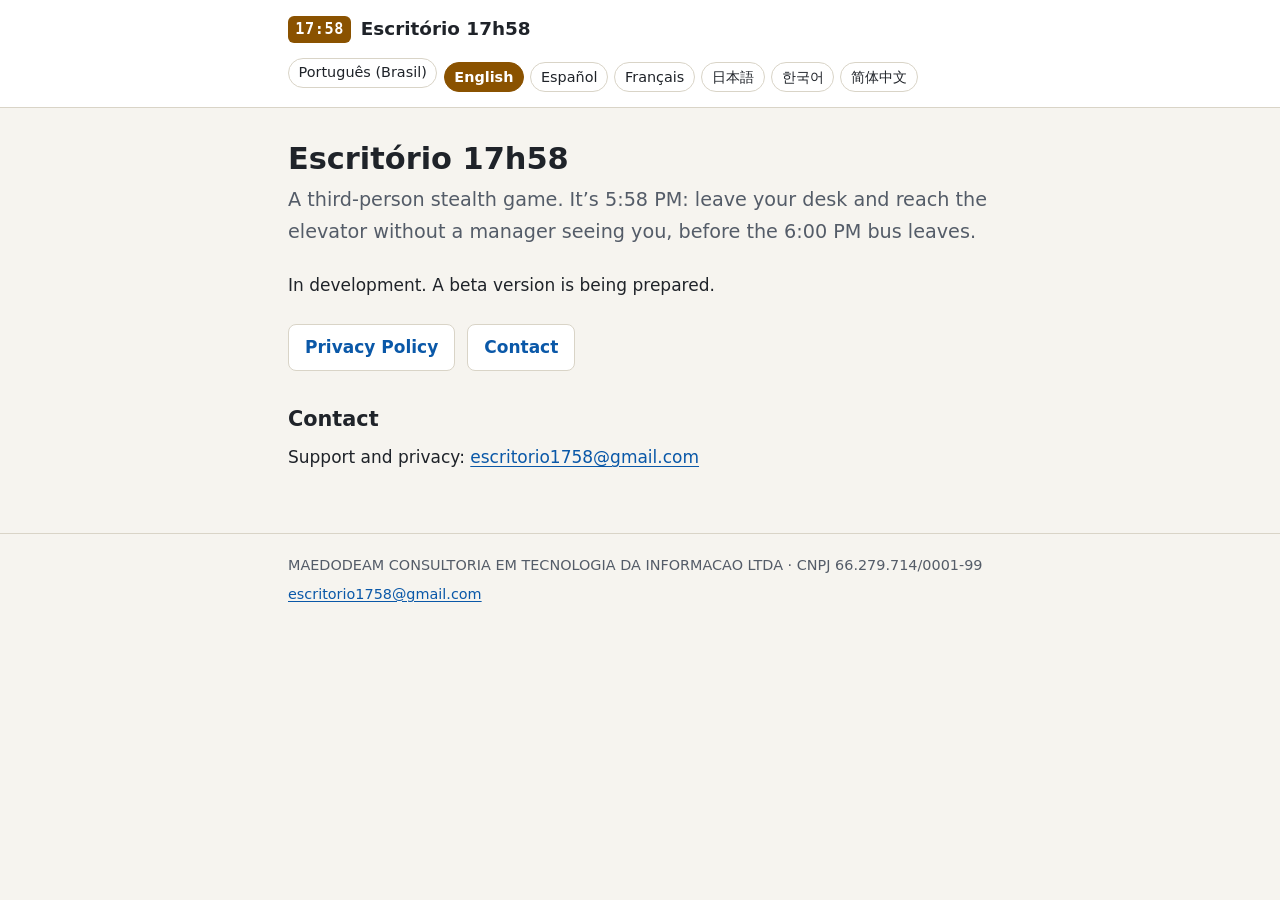
<file: index.html>
<!doctype html>
<html lang="pt-BR">
<head>
<meta charset="utf-8">
<meta name="viewport" content="width=device-width, initial-scale=1">
<title>Escritório 17h58</title>
<meta name="description" content="Escritório 17h58: jogo de furtividade em terceira pessoa. Stealth game.">
<meta name="referrer" content="no-referrer">
<link rel="icon" href="favicon.svg" type="image/svg+xml">
<link rel="stylesheet" href="assets/site.css">
</head>
<body>
<header class="site">
  <div class="wrap">
    <a class="brand" href="./" data-keep-lang><span class="clock">17:58</span> Escritório 17h58</a>
    <nav class="langs" aria-label="Idioma / Language">
      <ul>
        <li><a href="#pt-BR" hreflang="pt-BR" lang="pt-BR">Português (Brasil)</a></li>
        <li><a href="#en" hreflang="en" lang="en">English</a></li>
        <li><a href="#es" hreflang="es" lang="es">Español</a></li>
        <li><a href="#fr" hreflang="fr" lang="fr">Français</a></li>
        <li><a href="#ja" hreflang="ja" lang="ja">日本語</a></li>
        <li><a href="#ko" hreflang="ko" lang="ko">한국어</a></li>
        <li><a href="#zh-CN" hreflang="zh-CN" lang="zh-CN">简体中文</a></li>
      </ul>
    </nav>
  </div>
</header>

<main class="wrap">

<section id="pt-BR" data-lang="pt-BR" lang="pt-BR" data-title="Escritório 17h58">
  <h1>Escritório 17h58</h1>
  <p class="tagline">Um jogo de furtividade em terceira pessoa. São 17h58: saia da sua mesa e chegue ao elevador sem que um gerente veja você, antes que o ônibus das 18h00 vá embora.</p>
  <p>Em desenvolvimento. Uma versão beta está em preparação.</p>
  <ul class="links">
    <li><a href="privacy/" data-keep-lang>Política de Privacidade</a></li>
    <li><a href="mailto:escritorio1758@gmail.com">Contato</a></li>
  </ul>
  <h2>Contato</h2>
  <p>Suporte e privacidade: <a href="mailto:escritorio1758@gmail.com">escritorio1758@gmail.com</a></p>
</section>

<section id="en" data-lang="en" lang="en" data-title="Escritório 17h58">
  <h1>Escritório 17h58</h1>
  <p class="tagline">A third-person stealth game. It’s 5:58 PM: leave your desk and reach the elevator without a manager seeing you, before the 6:00 PM bus leaves.</p>
  <p>In development. A beta version is being prepared.</p>
  <ul class="links">
    <li><a href="privacy/" data-keep-lang>Privacy Policy</a></li>
    <li><a href="mailto:escritorio1758@gmail.com">Contact</a></li>
  </ul>
  <h2>Contact</h2>
  <p>Support and privacy: <a href="mailto:escritorio1758@gmail.com">escritorio1758@gmail.com</a></p>
</section>

<section id="es" data-lang="es" lang="es" data-title="Escritório 17h58">
  <h1>Escritório 17h58</h1>
  <p class="tagline">Un juego de sigilo en tercera persona. Son las 17:58: sal de tu escritorio y llega al ascensor sin que ningún gerente te vea, antes de que se vaya el autobús de las 18:00.</p>
  <p>En desarrollo. Se está preparando una versión beta.</p>
  <ul class="links">
    <li><a href="privacy/" data-keep-lang>Política de privacidad</a></li>
    <li><a href="mailto:escritorio1758@gmail.com">Contacto</a></li>
  </ul>
  <h2>Contacto</h2>
  <p>Soporte y privacidad: <a href="mailto:escritorio1758@gmail.com">escritorio1758@gmail.com</a></p>
</section>

<section id="fr" data-lang="fr" lang="fr" data-title="Escritório 17h58">
  <h1>Escritório 17h58</h1>
  <p class="tagline">Un jeu d’infiltration à la troisième personne. Il est 17 h 58 : quittez votre bureau et rejoignez l’ascenseur sans qu’un manager vous voie, avant que le bus de 18 h ne parte.</p>
  <p>En développement. Une version bêta est en préparation.</p>
  <ul class="links">
    <li><a href="privacy/" data-keep-lang>Politique de confidentialité</a></li>
    <li><a href="mailto:escritorio1758@gmail.com">Contact</a></li>
  </ul>
  <h2>Contact</h2>
  <p>Assistance et confidentialité : <a href="mailto:escritorio1758@gmail.com">escritorio1758@gmail.com</a></p>
</section>

<section id="ja" data-lang="ja" lang="ja" data-title="Escritório 17h58">
  <h1>Escritório 17h58</h1>
  <p class="tagline">三人称視点のステルスゲーム。時刻は17時58分。上司に見つからずに席を離れ、18時のバスが出る前にエレベーターへたどり着こう。</p>
  <p>開発中です。ベータ版を準備しています。</p>
  <ul class="links">
    <li><a href="privacy/" data-keep-lang>プライバシーポリシー</a></li>
    <li><a href="mailto:escritorio1758@gmail.com">お問い合わせ</a></li>
  </ul>
  <h2>お問い合わせ</h2>
  <p>サポート・プライバシーに関するお問い合わせ：<a href="mailto:escritorio1758@gmail.com">escritorio1758@gmail.com</a></p>
</section>

<section id="ko" data-lang="ko" lang="ko" data-title="Escritório 17h58">
  <h1>Escritório 17h58</h1>
  <p class="tagline">3인칭 잠입 게임. 지금은 오후 5시 58분. 상사에게 들키지 않고 자리를 떠나, 오후 6시 버스가 떠나기 전에 엘리베이터까지 가세요.</p>
  <p>개발 중입니다. 베타 버전을 준비하고 있습니다.</p>
  <ul class="links">
    <li><a href="privacy/" data-keep-lang>개인정보 처리방침</a></li>
    <li><a href="mailto:escritorio1758@gmail.com">문의</a></li>
  </ul>
  <h2>문의</h2>
  <p>지원 및 개인정보 문의: <a href="mailto:escritorio1758@gmail.com">escritorio1758@gmail.com</a></p>
</section>

<section id="zh-CN" data-lang="zh-CN" lang="zh-CN" data-title="Escritório 17h58">
  <h1>Escritório 17h58</h1>
  <p class="tagline">一款第三人称潜行游戏。现在是17:58：在不被经理发现的情况下离开工位、赶到电梯，还要赶上18:00的班车。</p>
  <p>开发中。测试版正在准备中。</p>
  <ul class="links">
    <li><a href="privacy/" data-keep-lang>隐私政策</a></li>
    <li><a href="mailto:escritorio1758@gmail.com">联系我们</a></li>
  </ul>
  <h2>联系我们</h2>
  <p>支持与隐私：<a href="mailto:escritorio1758@gmail.com">escritorio1758@gmail.com</a></p>
</section>

</main>

<footer class="site">
  <div class="wrap">
    <p>MAEDODEAM CONSULTORIA EM TECNOLOGIA DA INFORMACAO LTDA · CNPJ 66.279.714/0001-99</p>
    <p><a href="mailto:escritorio1758@gmail.com">escritorio1758@gmail.com</a></p>
  </div>
</footer>
<script src="assets/lang.js"></script>
</body>
</html>
</file>
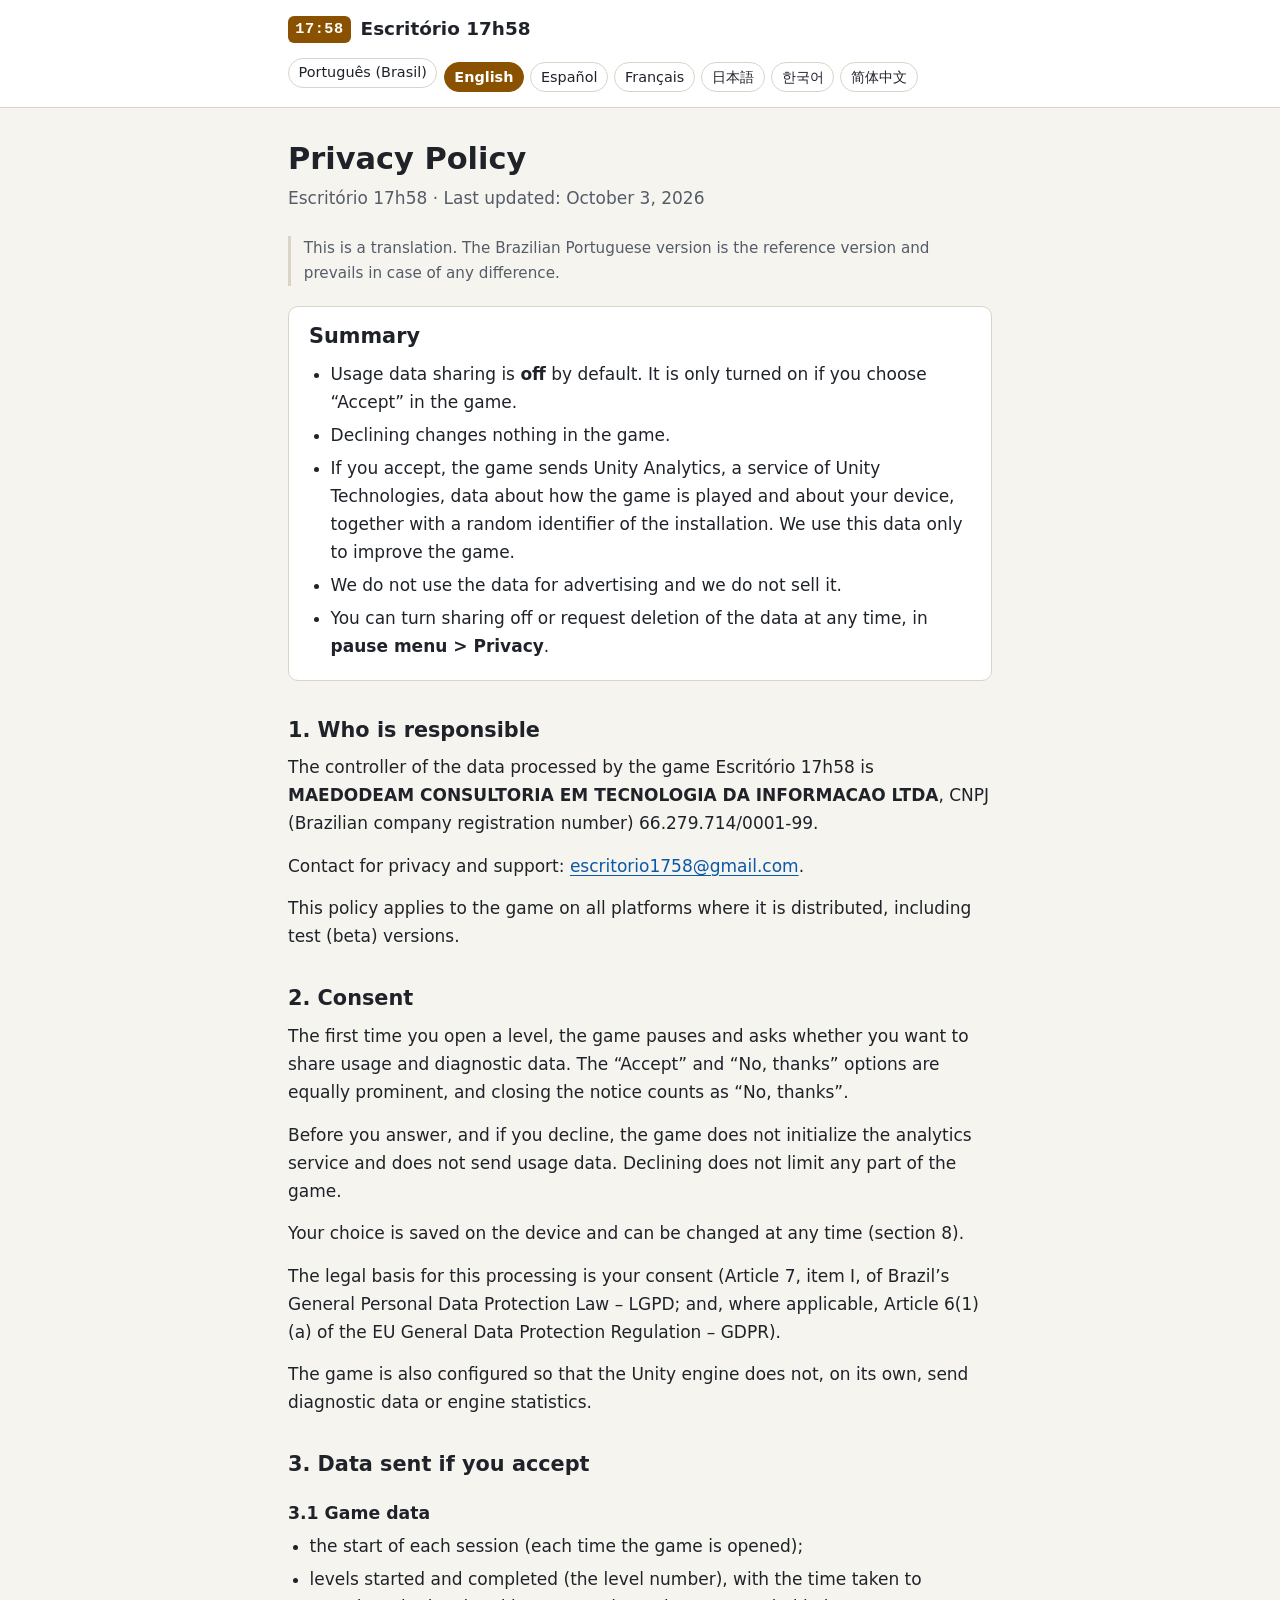
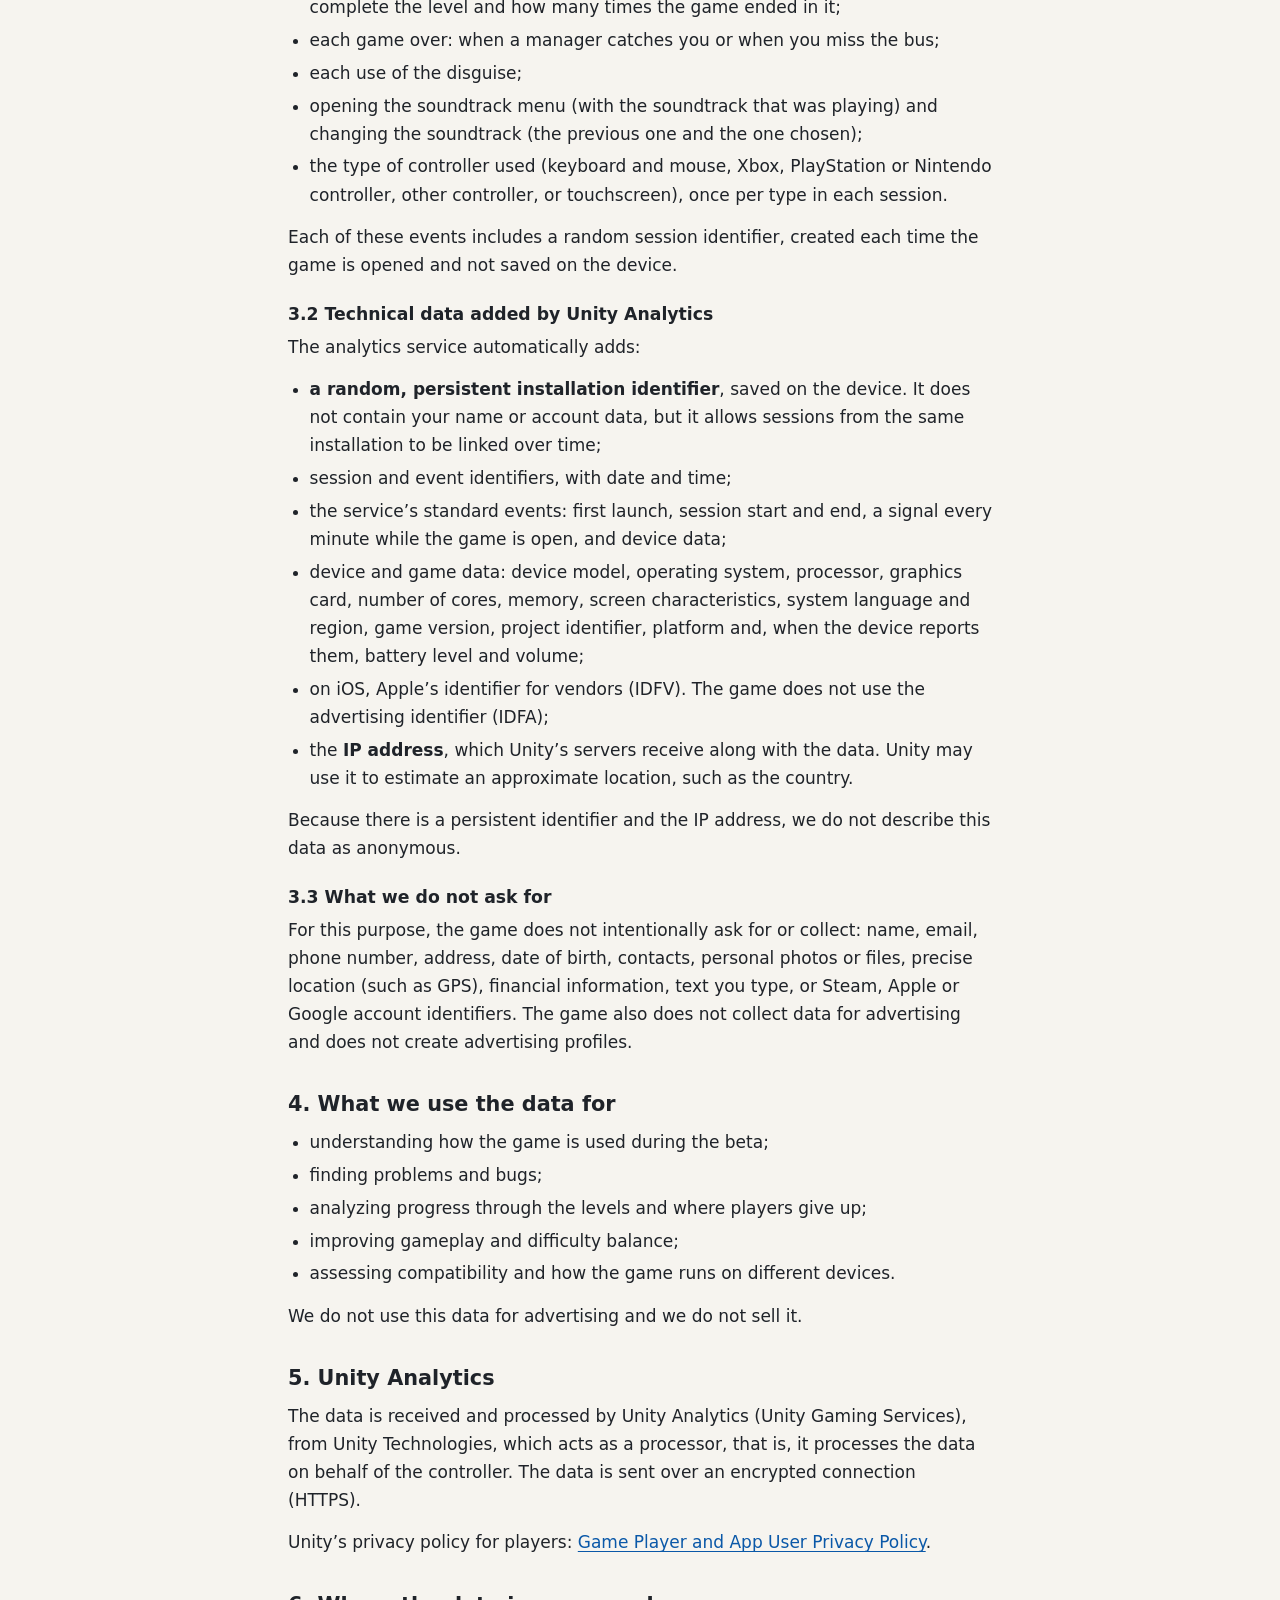
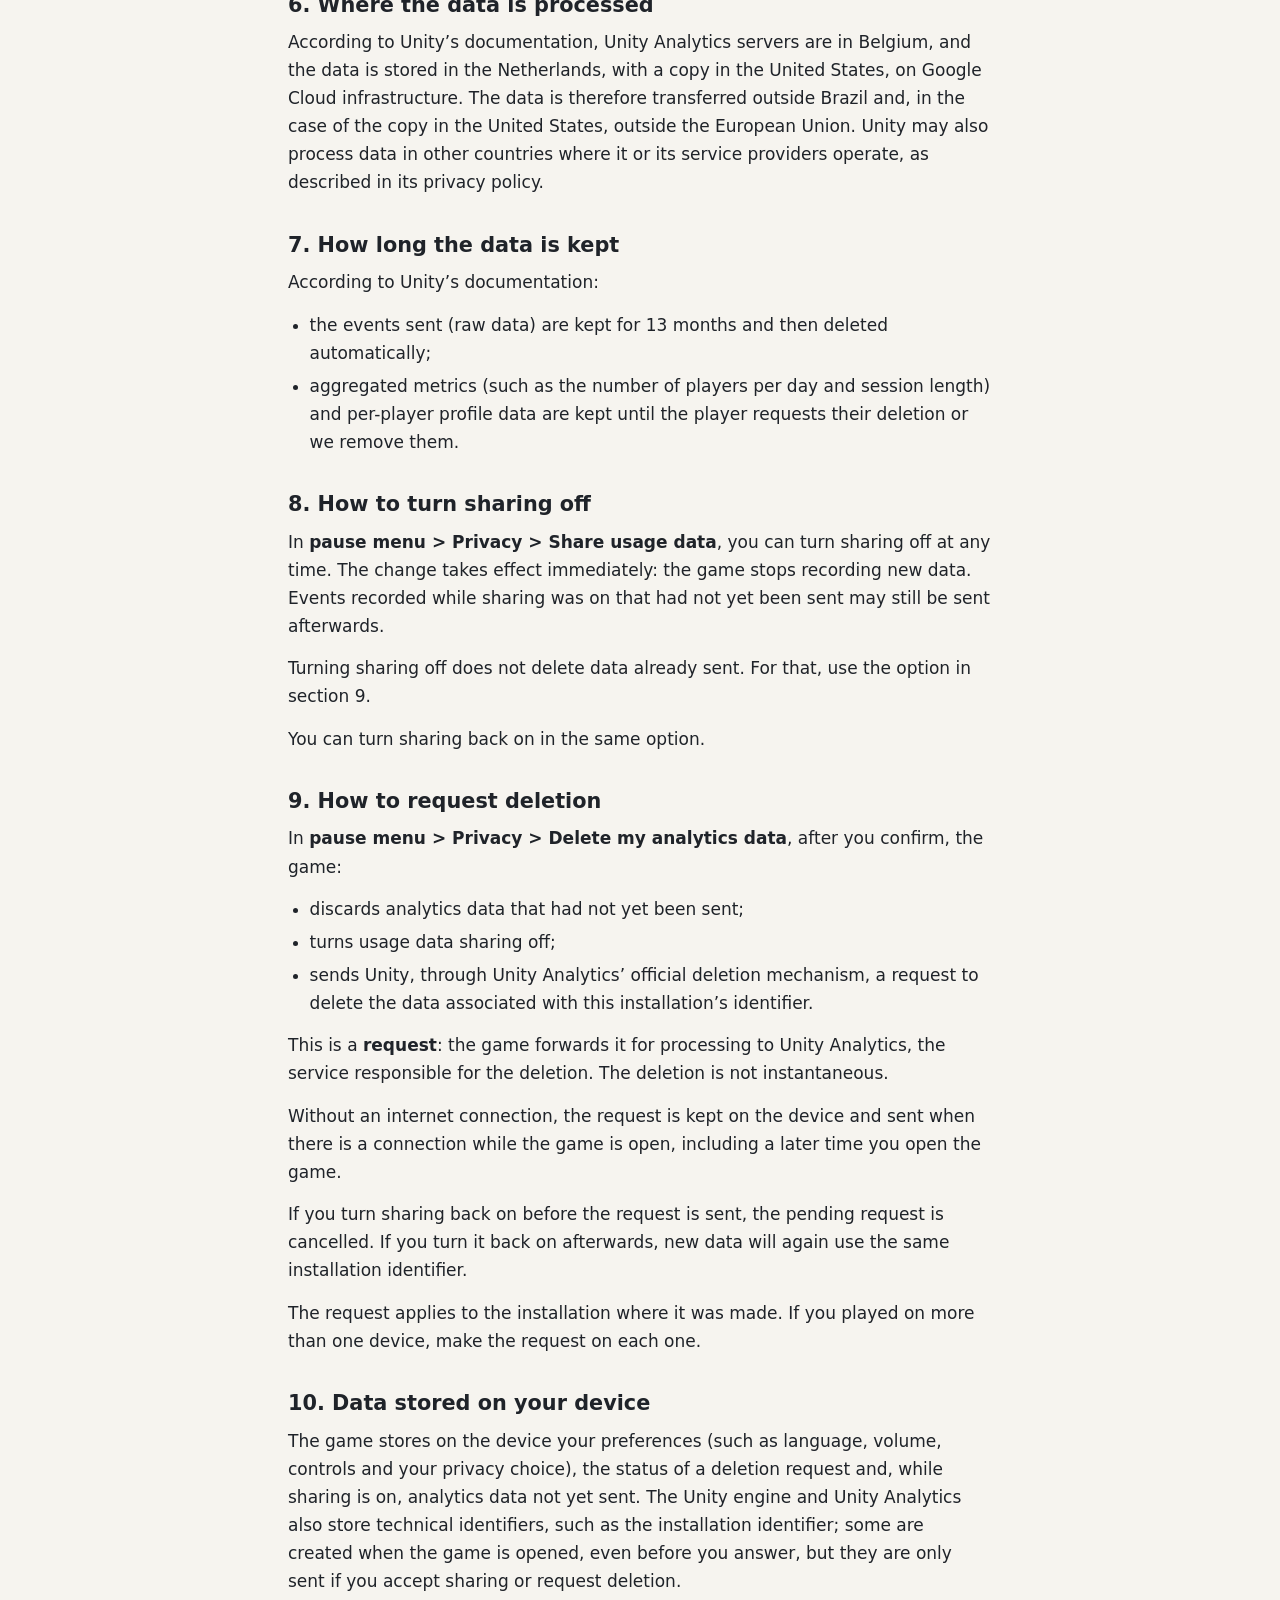
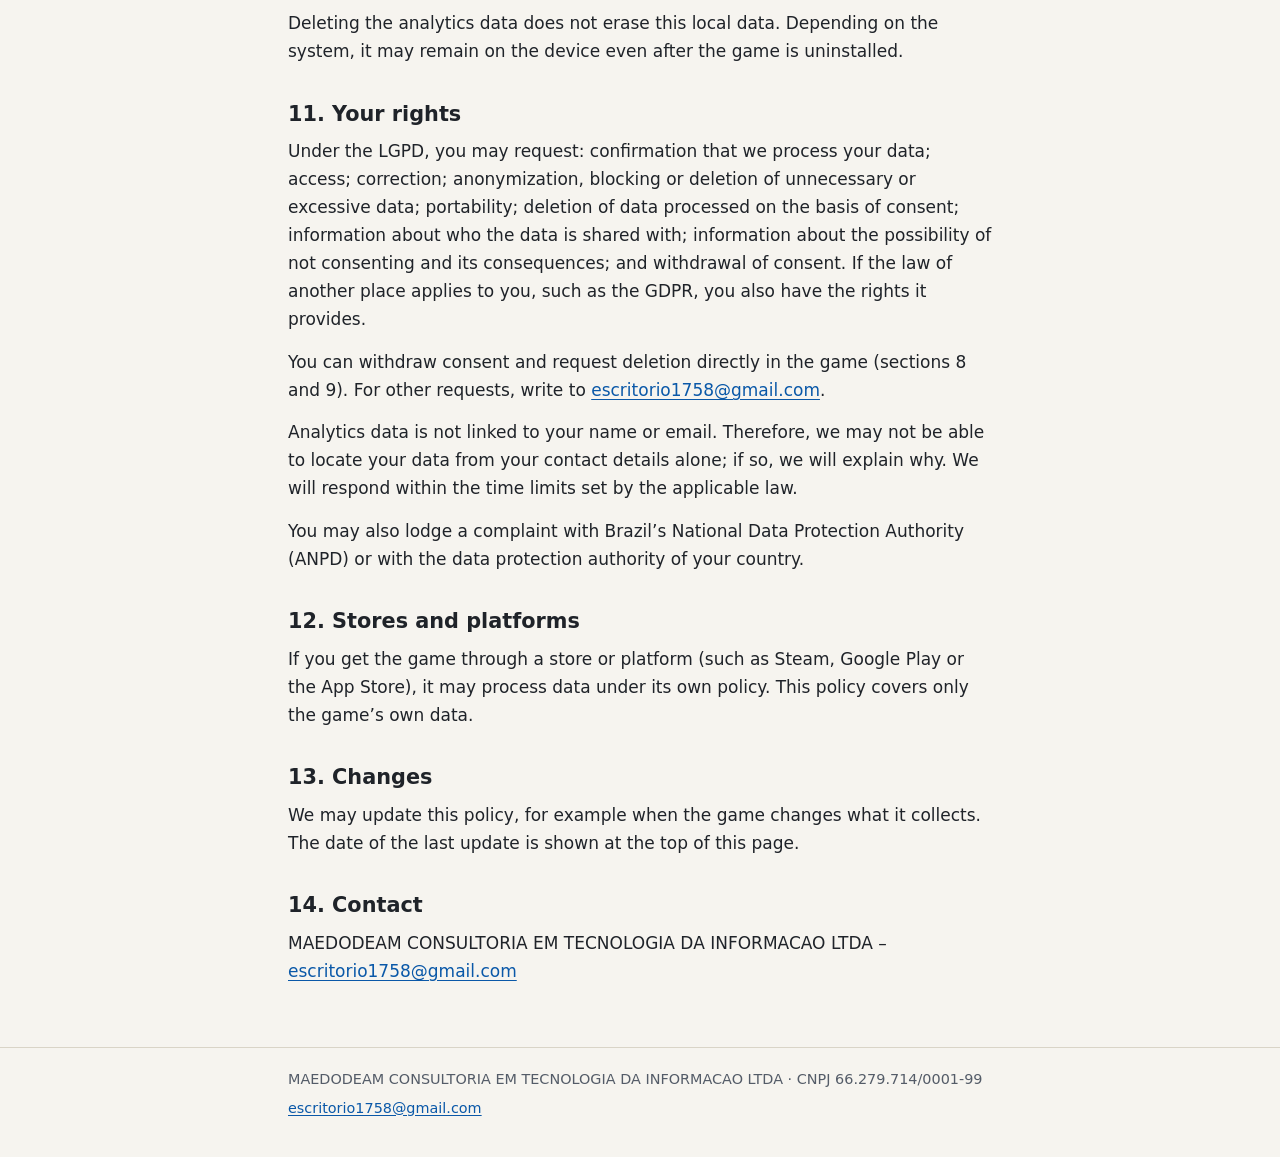
<file: privacy/index.html>
<!doctype html>
<html lang="pt-BR">
<head>
<meta charset="utf-8">
<meta name="viewport" content="width=device-width, initial-scale=1">
<title>Política de Privacidade – Escritório 17h58</title>
<meta name="description" content="Política de Privacidade do jogo Escritório 17h58. Privacy Policy.">
<meta name="referrer" content="no-referrer">
<link rel="icon" href="../favicon.svg" type="image/svg+xml">
<link rel="stylesheet" href="../assets/site.css">
</head>
<body>
<header class="site">
  <div class="wrap">
    <a class="brand" href="../" data-keep-lang><span class="clock">17:58</span> Escritório 17h58</a>
    <nav class="langs" aria-label="Idioma / Language">
      <ul>
        <li><a href="#pt-BR" hreflang="pt-BR" lang="pt-BR">Português (Brasil)</a></li>
        <li><a href="#en" hreflang="en" lang="en">English</a></li>
        <li><a href="#es" hreflang="es" lang="es">Español</a></li>
        <li><a href="#fr" hreflang="fr" lang="fr">Français</a></li>
        <li><a href="#ja" hreflang="ja" lang="ja">日本語</a></li>
        <li><a href="#ko" hreflang="ko" lang="ko">한국어</a></li>
        <li><a href="#zh-CN" hreflang="zh-CN" lang="zh-CN">简体中文</a></li>
      </ul>
    </nav>
  </div>
</header>

<main class="wrap">

<!-- Versão de referência. Ao mudar o texto, mude as outras seis com o mesmo sentido e atualize a data em todas. -->
<article id="pt-BR" data-lang="pt-BR" lang="pt-BR" data-title="Política de Privacidade – Escritório 17h58">
  <h1>Política de Privacidade</h1>
  <p class="meta">Escritório 17h58 · Última atualização: 3 de outubro de 2026</p>

  <section class="summary">
    <h2>Resumo</h2>
    <ul>
      <li>O compartilhamento de dados de uso começa <strong>desligado</strong>. Ele só é ligado se você escolher “Aceitar” no jogo.</li>
      <li>Recusar não muda nada no jogo.</li>
      <li>Se você aceitar, o jogo envia ao Unity Analytics, um serviço da Unity Technologies, dados sobre como o jogo é jogado e sobre o seu aparelho, junto com um identificador aleatório da instalação. Usamos esses dados apenas para melhorar o jogo.</li>
      <li>Não usamos os dados para publicidade e não os vendemos.</li>
      <li>Você pode desligar o compartilhamento ou pedir a exclusão dos dados a qualquer momento, em <span class="path">Pausa &gt; Privacidade</span>.</li>
    </ul>
  </section>

  <h2>1. Quem é o responsável</h2>
  <p>O responsável (controlador) pelos dados tratados pelo jogo Escritório 17h58 é a <strong>MAEDODEAM CONSULTORIA EM TECNOLOGIA DA INFORMACAO LTDA</strong>, CNPJ 66.279.714/0001-99.</p>
  <p>Contato para privacidade e suporte: <a href="mailto:escritorio1758@gmail.com">escritorio1758@gmail.com</a>.</p>
  <p>Esta política vale para o jogo em todas as plataformas em que ele for distribuído, incluindo as versões de teste (beta).</p>

  <h2>2. Consentimento</h2>
  <p>Na primeira vez que você abre uma fase, o jogo pausa e pergunta se você quer compartilhar dados de uso e diagnóstico. As opções “Aceitar” e “Não, obrigado” têm o mesmo destaque, e fechar o aviso vale como “Não, obrigado”.</p>
  <p>Antes da sua resposta, e se você recusar, o jogo não inicializa o serviço de análise e não envia dados de uso. Recusar não limita nenhuma parte do jogo.</p>
  <p>A sua escolha fica gravada no aparelho e pode ser mudada a qualquer momento (seção 8).</p>
  <p>A base legal desse tratamento é o seu consentimento (art. 7º, I, da Lei Geral de Proteção de Dados Pessoais – LGPD; e, quando aplicável, art. 6º, n.º 1, alínea a, do Regulamento Geral sobre a Proteção de Dados da União Europeia – GDPR).</p>
  <p>O jogo também foi configurado para que o motor Unity não envie, por conta própria, dados de diagnóstico nem estatísticas do motor.</p>

  <h2>3. Dados enviados se você aceitar</h2>
  <h3>3.1 Dados do jogo</h3>
  <ul>
    <li>o início de cada sessão (cada vez que o jogo é aberto);</li>
    <li>as fases iniciadas e concluídas (o número da fase), com o tempo para concluir a fase e quantas vezes o jogo terminou nela;</li>
    <li>cada fim de jogo: quando um gerente pega você ou quando você perde o ônibus;</li>
    <li>cada uso do disfarce;</li>
    <li>a abertura do menu de trilha sonora (com a trilha que estava tocando) e as trocas de trilha (a anterior e a escolhida);</li>
    <li>o tipo de controle usado (teclado e mouse, controle de Xbox, PlayStation ou Nintendo, outro controle ou tela de toque), uma vez por tipo em cada sessão.</li>
  </ul>
  <p>Cada um desses eventos leva um identificador de sessão aleatório, criado a cada vez que o jogo é aberto e que não é gravado no aparelho.</p>

  <h3>3.2 Dados técnicos acrescentados pelo Unity Analytics</h3>
  <p>O serviço de análise acrescenta automaticamente:</p>
  <ul>
    <li><strong>um identificador aleatório e persistente da instalação</strong>, gravado no aparelho. Ele não contém o seu nome nem dados de conta, mas permite relacionar as sessões da mesma instalação ao longo do tempo;</li>
    <li>identificadores da sessão e de cada evento, com data e hora;</li>
    <li>eventos padrão do serviço: primeira execução, início e fim da sessão, um sinal a cada minuto enquanto o jogo está aberto e os dados do aparelho;</li>
    <li>dados do aparelho e do jogo: modelo do aparelho, sistema operacional, processador, placa de vídeo, número de núcleos, memória, características da tela, idioma e região do sistema, versão do jogo, identificador do projeto, plataforma e, quando o aparelho informa, nível de bateria e volume;</li>
    <li>no iOS, o identificador para fornecedores (IDFV) da Apple. O jogo não usa o identificador de publicidade (IDFA);</li>
    <li>o <strong>endereço IP</strong>, que os servidores da Unity recebem junto com os dados. A Unity pode usá-lo para estimar uma localização aproximada, como o país.</li>
  </ul>
  <p>Como há um identificador persistente e o endereço IP, não descrevemos esses dados como anônimos.</p>

  <h3>3.3 O que não pedimos</h3>
  <p>Para essa finalidade, o jogo não pede nem coleta intencionalmente: nome, e-mail, telefone, endereço, data de nascimento, contatos, fotos ou arquivos pessoais, localização precisa (como GPS), informações financeiras, textos digitados por você, nem identificadores de conta da Steam, da Apple ou do Google. O jogo também não coleta dados para publicidade nem cria perfis publicitários.</p>

  <h2>4. Para que usamos os dados</h2>
  <ul>
    <li>entender como o jogo é usado durante o beta;</li>
    <li>encontrar problemas e erros;</li>
    <li>analisar o progresso nas fases e onde os jogadores desistem;</li>
    <li>melhorar a jogabilidade e o equilíbrio da dificuldade;</li>
    <li>avaliar a compatibilidade e o funcionamento em diferentes aparelhos.</li>
  </ul>
  <p>Não usamos esses dados para publicidade e não os vendemos.</p>

  <h2>5. Unity Analytics</h2>
  <p>Os dados são recebidos e tratados pelo Unity Analytics (Unity Gaming Services), da Unity Technologies, que atua como operadora, isto é, trata os dados em nome do responsável. Os dados são enviados por conexão criptografada (HTTPS).</p>
  <p>Política de privacidade da Unity para jogadores: <a href="https://unity.com/legal/game-player-and-app-user-privacy-policy">Game Player and App User Privacy Policy</a> (em inglês).</p>

  <h2>6. Onde os dados são tratados</h2>
  <p>Segundo a documentação da Unity, os servidores do Unity Analytics ficam na Bélgica, e os dados são armazenados na Holanda (Países Baixos), com uma cópia nos Estados Unidos, na infraestrutura do Google Cloud. Por isso, os dados são transferidos para fora do Brasil e, no caso da cópia nos Estados Unidos, para fora da União Europeia. A Unity também pode tratar dados em outros países em que ela ou os seus prestadores atuam, conforme a política de privacidade dela.</p>

  <h2>7. Por quanto tempo os dados são mantidos</h2>
  <p>Segundo a documentação da Unity:</p>
  <ul>
    <li>os eventos enviados (dados brutos) são mantidos por 13 meses e depois apagados automaticamente;</li>
    <li>as métricas agregadas (como o número de jogadores por dia e a duração das sessões) e os dados de perfil por jogador são mantidos até que o jogador peça a exclusão ou que nós os removamos.</li>
  </ul>

  <h2>8. Como desligar o compartilhamento</h2>
  <p>Em <span class="path">Pausa &gt; Privacidade &gt; Compartilhar dados de uso</span>, você pode desligar o compartilhamento a qualquer momento. A mudança vale na hora: o jogo deixa de registrar novos dados. Eventos registrados enquanto o compartilhamento estava ligado e que ainda não tinham sido enviados podem ser enviados em seguida.</p>
  <p>Desligar não apaga os dados já enviados. Para isso, use a opção da seção 9.</p>
  <p>Você pode religar o compartilhamento na mesma opção.</p>

  <h2>9. Como pedir a exclusão</h2>
  <p>Em <span class="path">Pausa &gt; Privacidade &gt; Excluir meus dados de análise</span>, depois que você confirma, o jogo:</p>
  <ul>
    <li>descarta os dados de análise que ainda não tinham sido enviados;</li>
    <li>desliga o compartilhamento de dados de uso;</li>
    <li>envia à Unity, pelo mecanismo oficial de exclusão do Unity Analytics, um pedido de exclusão dos dados associados ao identificador desta instalação.</li>
  </ul>
  <p>É uma <strong>solicitação</strong>: o jogo a encaminha para processamento pelo Unity Analytics, o serviço responsável pela exclusão. A exclusão não é instantânea.</p>
  <p>Sem conexão com a internet, o pedido fica guardado no aparelho e é enviado quando houver conexão com o jogo aberto, inclusive numa próxima vez que você abrir o jogo.</p>
  <p>Se você religar o compartilhamento antes de o pedido ser enviado, o pedido pendente é cancelado. Se religar depois, os novos dados voltam a usar o mesmo identificador da instalação.</p>
  <p>O pedido vale para a instalação em que foi feito. Se você jogou em mais de um aparelho, faça o pedido em cada um.</p>

  <h2>10. Dados guardados no seu aparelho</h2>
  <p>O jogo guarda no aparelho as suas preferências (como idioma, volume, controles e a escolha de privacidade), o estado de um pedido de exclusão e, enquanto o compartilhamento está ligado, os dados de análise ainda não enviados. O motor Unity e o Unity Analytics também guardam identificadores técnicos, como o identificador da instalação; alguns são criados quando o jogo é aberto, mesmo antes da sua resposta, mas só são enviados se você aceitar o compartilhamento ou pedir a exclusão.</p>
  <p>Excluir os dados de análise não apaga esses dados locais. Dependendo do sistema, eles podem continuar no aparelho mesmo depois de o jogo ser desinstalado.</p>

  <h2>11. Seus direitos</h2>
  <p>Nos termos da LGPD, você pode pedir: confirmação de que tratamos os seus dados; acesso; correção; anonimização, bloqueio ou eliminação de dados desnecessários ou excessivos; portabilidade; eliminação dos dados tratados com base no consentimento; informação sobre com quem os dados são compartilhados; informação sobre a possibilidade de não consentir e as consequências disso; e a revogação do consentimento. Se a lei de outro lugar se aplicar a você, como o GDPR, você também tem os direitos previstos nela.</p>
  <p>Revogar o consentimento e pedir a exclusão podem ser feitos diretamente no jogo (seções 8 e 9). Para os demais pedidos, escreva para <a href="mailto:escritorio1758@gmail.com">escritorio1758@gmail.com</a>.</p>
  <p>Os dados de análise não estão ligados ao seu nome nem ao seu e-mail. Por isso, pode ser que não consigamos localizar os seus dados apenas com o seu contato; nesse caso, explicaremos o motivo. Responderemos nos prazos previstos na legislação aplicável.</p>
  <p>Você também pode apresentar reclamação à Autoridade Nacional de Proteção de Dados (ANPD) ou à autoridade de proteção de dados do seu país.</p>

  <h2>12. Lojas e plataformas</h2>
  <p>Se você obtiver o jogo por uma loja ou plataforma (como Steam, Google Play ou App Store), ela pode tratar dados conforme a política dela. Esta política trata apenas dos dados do próprio jogo.</p>

  <h2>13. Alterações</h2>
  <p>Podemos atualizar esta política, por exemplo, quando o jogo mudar o que coleta. A data da última atualização fica no topo desta página.</p>

  <h2>14. Contato</h2>
  <p>MAEDODEAM CONSULTORIA EM TECNOLOGIA DA INFORMACAO LTDA – <a href="mailto:escritorio1758@gmail.com">escritorio1758@gmail.com</a></p>
</article>

<article id="en" data-lang="en" lang="en" data-title="Privacy Policy – Escritório 17h58">
  <h1>Privacy Policy</h1>
  <p class="meta">Escritório 17h58 · Last updated: October 3, 2026</p>
  <p class="note">This is a translation. The Brazilian Portuguese version is the reference version and prevails in case of any difference.</p>

  <section class="summary">
    <h2>Summary</h2>
    <ul>
      <li>Usage data sharing is <strong>off</strong> by default. It is only turned on if you choose “Accept” in the game.</li>
      <li>Declining changes nothing in the game.</li>
      <li>If you accept, the game sends Unity Analytics, a service of Unity Technologies, data about how the game is played and about your device, together with a random identifier of the installation. We use this data only to improve the game.</li>
      <li>We do not use the data for advertising and we do not sell it.</li>
      <li>You can turn sharing off or request deletion of the data at any time, in <span class="path">pause menu &gt; Privacy</span>.</li>
    </ul>
  </section>

  <h2>1. Who is responsible</h2>
  <p>The controller of the data processed by the game Escritório 17h58 is <strong>MAEDODEAM CONSULTORIA EM TECNOLOGIA DA INFORMACAO LTDA</strong>, CNPJ (Brazilian company registration number) 66.279.714/0001-99.</p>
  <p>Contact for privacy and support: <a href="mailto:escritorio1758@gmail.com">escritorio1758@gmail.com</a>.</p>
  <p>This policy applies to the game on all platforms where it is distributed, including test (beta) versions.</p>

  <h2>2. Consent</h2>
  <p>The first time you open a level, the game pauses and asks whether you want to share usage and diagnostic data. The “Accept” and “No, thanks” options are equally prominent, and closing the notice counts as “No, thanks”.</p>
  <p>Before you answer, and if you decline, the game does not initialize the analytics service and does not send usage data. Declining does not limit any part of the game.</p>
  <p>Your choice is saved on the device and can be changed at any time (section 8).</p>
  <p>The legal basis for this processing is your consent (Article 7, item I, of Brazil’s General Personal Data Protection Law – LGPD; and, where applicable, Article 6(1)(a) of the EU General Data Protection Regulation – GDPR).</p>
  <p>The game is also configured so that the Unity engine does not, on its own, send diagnostic data or engine statistics.</p>

  <h2>3. Data sent if you accept</h2>
  <h3>3.1 Game data</h3>
  <ul>
    <li>the start of each session (each time the game is opened);</li>
    <li>levels started and completed (the level number), with the time taken to complete the level and how many times the game ended in it;</li>
    <li>each game over: when a manager catches you or when you miss the bus;</li>
    <li>each use of the disguise;</li>
    <li>opening the soundtrack menu (with the soundtrack that was playing) and changing the soundtrack (the previous one and the one chosen);</li>
    <li>the type of controller used (keyboard and mouse, Xbox, PlayStation or Nintendo controller, other controller, or touchscreen), once per type in each session.</li>
  </ul>
  <p>Each of these events includes a random session identifier, created each time the game is opened and not saved on the device.</p>

  <h3>3.2 Technical data added by Unity Analytics</h3>
  <p>The analytics service automatically adds:</p>
  <ul>
    <li><strong>a random, persistent installation identifier</strong>, saved on the device. It does not contain your name or account data, but it allows sessions from the same installation to be linked over time;</li>
    <li>session and event identifiers, with date and time;</li>
    <li>the service’s standard events: first launch, session start and end, a signal every minute while the game is open, and device data;</li>
    <li>device and game data: device model, operating system, processor, graphics card, number of cores, memory, screen characteristics, system language and region, game version, project identifier, platform and, when the device reports them, battery level and volume;</li>
    <li>on iOS, Apple’s identifier for vendors (IDFV). The game does not use the advertising identifier (IDFA);</li>
    <li>the <strong>IP address</strong>, which Unity’s servers receive along with the data. Unity may use it to estimate an approximate location, such as the country.</li>
  </ul>
  <p>Because there is a persistent identifier and the IP address, we do not describe this data as anonymous.</p>

  <h3>3.3 What we do not ask for</h3>
  <p>For this purpose, the game does not intentionally ask for or collect: name, email, phone number, address, date of birth, contacts, personal photos or files, precise location (such as GPS), financial information, text you type, or Steam, Apple or Google account identifiers. The game also does not collect data for advertising and does not create advertising profiles.</p>

  <h2>4. What we use the data for</h2>
  <ul>
    <li>understanding how the game is used during the beta;</li>
    <li>finding problems and bugs;</li>
    <li>analyzing progress through the levels and where players give up;</li>
    <li>improving gameplay and difficulty balance;</li>
    <li>assessing compatibility and how the game runs on different devices.</li>
  </ul>
  <p>We do not use this data for advertising and we do not sell it.</p>

  <h2>5. Unity Analytics</h2>
  <p>The data is received and processed by Unity Analytics (Unity Gaming Services), from Unity Technologies, which acts as a processor, that is, it processes the data on behalf of the controller. The data is sent over an encrypted connection (HTTPS).</p>
  <p>Unity’s privacy policy for players: <a href="https://unity.com/legal/game-player-and-app-user-privacy-policy">Game Player and App User Privacy Policy</a>.</p>

  <h2>6. Where the data is processed</h2>
  <p>According to Unity’s documentation, Unity Analytics servers are in Belgium, and the data is stored in the Netherlands, with a copy in the United States, on Google Cloud infrastructure. The data is therefore transferred outside Brazil and, in the case of the copy in the United States, outside the European Union. Unity may also process data in other countries where it or its service providers operate, as described in its privacy policy.</p>

  <h2>7. How long the data is kept</h2>
  <p>According to Unity’s documentation:</p>
  <ul>
    <li>the events sent (raw data) are kept for 13 months and then deleted automatically;</li>
    <li>aggregated metrics (such as the number of players per day and session length) and per-player profile data are kept until the player requests their deletion or we remove them.</li>
  </ul>

  <h2>8. How to turn sharing off</h2>
  <p>In <span class="path">pause menu &gt; Privacy &gt; Share usage data</span>, you can turn sharing off at any time. The change takes effect immediately: the game stops recording new data. Events recorded while sharing was on that had not yet been sent may still be sent afterwards.</p>
  <p>Turning sharing off does not delete data already sent. For that, use the option in section 9.</p>
  <p>You can turn sharing back on in the same option.</p>

  <h2>9. How to request deletion</h2>
  <p>In <span class="path">pause menu &gt; Privacy &gt; Delete my analytics data</span>, after you confirm, the game:</p>
  <ul>
    <li>discards analytics data that had not yet been sent;</li>
    <li>turns usage data sharing off;</li>
    <li>sends Unity, through Unity Analytics’ official deletion mechanism, a request to delete the data associated with this installation’s identifier.</li>
  </ul>
  <p>This is a <strong>request</strong>: the game forwards it for processing to Unity Analytics, the service responsible for the deletion. The deletion is not instantaneous.</p>
  <p>Without an internet connection, the request is kept on the device and sent when there is a connection while the game is open, including a later time you open the game.</p>
  <p>If you turn sharing back on before the request is sent, the pending request is cancelled. If you turn it back on afterwards, new data will again use the same installation identifier.</p>
  <p>The request applies to the installation where it was made. If you played on more than one device, make the request on each one.</p>

  <h2>10. Data stored on your device</h2>
  <p>The game stores on the device your preferences (such as language, volume, controls and your privacy choice), the status of a deletion request and, while sharing is on, analytics data not yet sent. The Unity engine and Unity Analytics also store technical identifiers, such as the installation identifier; some are created when the game is opened, even before you answer, but they are only sent if you accept sharing or request deletion.</p>
  <p>Deleting the analytics data does not erase this local data. Depending on the system, it may remain on the device even after the game is uninstalled.</p>

  <h2>11. Your rights</h2>
  <p>Under the LGPD, you may request: confirmation that we process your data; access; correction; anonymization, blocking or deletion of unnecessary or excessive data; portability; deletion of data processed on the basis of consent; information about who the data is shared with; information about the possibility of not consenting and its consequences; and withdrawal of consent. If the law of another place applies to you, such as the GDPR, you also have the rights it provides.</p>
  <p>You can withdraw consent and request deletion directly in the game (sections 8 and 9). For other requests, write to <a href="mailto:escritorio1758@gmail.com">escritorio1758@gmail.com</a>.</p>
  <p>Analytics data is not linked to your name or email. Therefore, we may not be able to locate your data from your contact details alone; if so, we will explain why. We will respond within the time limits set by the applicable law.</p>
  <p>You may also lodge a complaint with Brazil’s National Data Protection Authority (ANPD) or with the data protection authority of your country.</p>

  <h2>12. Stores and platforms</h2>
  <p>If you get the game through a store or platform (such as Steam, Google Play or the App Store), it may process data under its own policy. This policy covers only the game’s own data.</p>

  <h2>13. Changes</h2>
  <p>We may update this policy, for example when the game changes what it collects. The date of the last update is shown at the top of this page.</p>

  <h2>14. Contact</h2>
  <p>MAEDODEAM CONSULTORIA EM TECNOLOGIA DA INFORMACAO LTDA – <a href="mailto:escritorio1758@gmail.com">escritorio1758@gmail.com</a></p>
</article>

<article id="es" data-lang="es" lang="es" data-title="Política de privacidad – Escritório 17h58">
  <h1>Política de privacidad</h1>
  <p class="meta">Escritório 17h58 · Última actualización: 3 de octubre de 2026</p>
  <p class="note">Esta es una traducción. La versión en portugués de Brasil es la versión de referencia y prevalece en caso de diferencia.</p>

  <section class="summary">
    <h2>Resumen</h2>
    <ul>
      <li>El uso compartido de datos de uso está <strong>desactivado</strong> por defecto. Solo se activa si eliges «Aceptar» en el juego.</li>
      <li>Rechazar no cambia nada en el juego.</li>
      <li>Si aceptas, el juego envía a Unity Analytics, un servicio de Unity Technologies, datos sobre cómo se juega y sobre tu dispositivo, junto con un identificador aleatorio de la instalación. Solo usamos estos datos para mejorar el juego.</li>
      <li>No usamos los datos para publicidad ni los vendemos.</li>
      <li>Puedes desactivar el uso compartido o solicitar la eliminación de los datos en cualquier momento, en <span class="path">menú de pausa &gt; Privacidad</span>.</li>
    </ul>
  </section>

  <h2>1. Responsable</h2>
  <p>El responsable del tratamiento de los datos tratados por el juego Escritório 17h58 es <strong>MAEDODEAM CONSULTORIA EM TECNOLOGIA DA INFORMACAO LTDA</strong>, CNPJ (registro de empresas de Brasil) 66.279.714/0001-99.</p>
  <p>Contacto para privacidad y soporte: <a href="mailto:escritorio1758@gmail.com">escritorio1758@gmail.com</a>.</p>
  <p>Esta política se aplica al juego en todas las plataformas en las que se distribuya, incluidas las versiones de prueba (beta).</p>

  <h2>2. Consentimiento</h2>
  <p>La primera vez que abres un nivel, el juego se pausa y te pregunta si quieres compartir datos de uso y diagnóstico. Las opciones «Aceptar» y «No, gracias» tienen el mismo destaque, y cerrar el aviso equivale a «No, gracias».</p>
  <p>Antes de tu respuesta, y si rechazas, el juego no inicializa el servicio de análisis ni envía datos de uso. Rechazar no limita ninguna parte del juego.</p>
  <p>Tu elección se guarda en el dispositivo y puedes cambiarla en cualquier momento (sección 8).</p>
  <p>La base jurídica de este tratamiento es tu consentimiento (art. 7, inciso I, de la Ley General de Protección de Datos Personales de Brasil – LGPD; y, cuando corresponda, art. 6.1.a del Reglamento General de Protección de Datos de la Unión Europea – RGPD).</p>
  <p>El juego también está configurado para que el motor Unity no envíe por su cuenta datos de diagnóstico ni estadísticas del motor.</p>

  <h2>3. Datos enviados si aceptas</h2>
  <h3>3.1 Datos del juego</h3>
  <ul>
    <li>el inicio de cada sesión (cada vez que se abre el juego);</li>
    <li>los niveles iniciados y completados (el número del nivel), con el tiempo que se tardó en completarlo y cuántas veces terminó la partida en él;</li>
    <li>cada fin de partida: cuando un gerente te atrapa o cuando pierdes el autobús;</li>
    <li>cada uso del disfraz;</li>
    <li>la apertura del menú de banda sonora (con la banda sonora que estaba sonando) y los cambios de banda sonora (la anterior y la elegida);</li>
    <li>el tipo de control usado (teclado y ratón, mando de Xbox, PlayStation o Nintendo, otro mando o pantalla táctil), una vez por tipo en cada sesión.</li>
  </ul>
  <p>Cada uno de estos eventos incluye un identificador de sesión aleatorio, creado cada vez que se abre el juego y que no se guarda en el dispositivo.</p>

  <h3>3.2 Datos técnicos añadidos por Unity Analytics</h3>
  <p>El servicio de análisis añade automáticamente:</p>
  <ul>
    <li><strong>un identificador aleatorio y persistente de la instalación</strong>, guardado en el dispositivo. No contiene tu nombre ni datos de cuenta, pero permite relacionar las sesiones de la misma instalación a lo largo del tiempo;</li>
    <li>identificadores de la sesión y de cada evento, con fecha y hora;</li>
    <li>los eventos estándar del servicio: primera ejecución, inicio y fin de la sesión, una señal cada minuto mientras el juego está abierto y los datos del dispositivo;</li>
    <li>datos del dispositivo y del juego: modelo del dispositivo, sistema operativo, procesador, tarjeta gráfica, número de núcleos, memoria, características de la pantalla, idioma y región del sistema, versión del juego, identificador del proyecto, plataforma y, cuando el dispositivo los informa, nivel de batería y volumen;</li>
    <li>en iOS, el identificador para proveedores (IDFV) de Apple. El juego no usa el identificador de publicidad (IDFA);</li>
    <li>la <strong>dirección IP</strong>, que los servidores de Unity reciben junto con los datos. Unity puede usarla para estimar una ubicación aproximada, como el país.</li>
  </ul>
  <p>Como hay un identificador persistente y la dirección IP, no describimos estos datos como anónimos.</p>

  <h3>3.3 Lo que no pedimos</h3>
  <p>Para esta finalidad, el juego no pide ni recopila intencionadamente: nombre, correo electrónico, teléfono, dirección, fecha de nacimiento, contactos, fotos o archivos personales, ubicación precisa (como GPS), información financiera, textos que escribas, ni identificadores de cuenta de Steam, Apple o Google. El juego tampoco recopila datos para publicidad ni crea perfiles publicitarios.</p>

  <h2>4. Para qué usamos los datos</h2>
  <ul>
    <li>entender cómo se usa el juego durante la beta;</li>
    <li>encontrar problemas y errores;</li>
    <li>analizar el progreso en los niveles y dónde abandonan los jugadores;</li>
    <li>mejorar la jugabilidad y el equilibrio de la dificultad;</li>
    <li>evaluar la compatibilidad y el funcionamiento en distintos dispositivos.</li>
  </ul>
  <p>No usamos estos datos para publicidad ni los vendemos.</p>

  <h2>5. Unity Analytics</h2>
  <p>Los datos los recibe y trata Unity Analytics (Unity Gaming Services), de Unity Technologies, que actúa como encargado del tratamiento, es decir, trata los datos por cuenta del responsable. Los datos se envían por una conexión cifrada (HTTPS).</p>
  <p>Política de privacidad de Unity para jugadores: <a href="https://unity.com/legal/game-player-and-app-user-privacy-policy">Game Player and App User Privacy Policy</a> (en inglés).</p>

  <h2>6. Dónde se tratan los datos</h2>
  <p>Según la documentación de Unity, los servidores de Unity Analytics están en Bélgica, y los datos se almacenan en los Países Bajos, con una copia en Estados Unidos, en la infraestructura de Google Cloud. Por lo tanto, los datos se transfieren fuera de Brasil y, en el caso de la copia en Estados Unidos, fuera de la Unión Europea. Unity también puede tratar datos en otros países en los que ella o sus proveedores operan, según su política de privacidad.</p>

  <h2>7. Cuánto tiempo se conservan los datos</h2>
  <p>Según la documentación de Unity:</p>
  <ul>
    <li>los eventos enviados (datos brutos) se conservan durante 13 meses y después se eliminan automáticamente;</li>
    <li>las métricas agregadas (como el número de jugadores por día y la duración de las sesiones) y los datos de perfil por jugador se conservan hasta que el jugador solicite su eliminación o nosotros los eliminemos.</li>
  </ul>

  <h2>8. Cómo desactivar el uso compartido</h2>
  <p>En <span class="path">menú de pausa &gt; Privacidad &gt; Compartir datos de uso</span>, puedes desactivar el uso compartido en cualquier momento. El cambio es inmediato: el juego deja de registrar datos nuevos. Los eventos registrados mientras el uso compartido estaba activado que aún no se habían enviado pueden enviarse a continuación.</p>
  <p>Desactivarlo no elimina los datos ya enviados. Para eso, usa la opción de la sección 9.</p>
  <p>Puedes volver a activar el uso compartido en la misma opción.</p>

  <h2>9. Cómo solicitar la eliminación</h2>
  <p>En <span class="path">menú de pausa &gt; Privacidad &gt; Eliminar mis datos de análisis</span>, después de que confirmes, el juego:</p>
  <ul>
    <li>descarta los datos de análisis que aún no se habían enviado;</li>
    <li>desactiva el uso compartido de datos de uso;</li>
    <li>envía a Unity, mediante el mecanismo oficial de eliminación de Unity Analytics, una solicitud de eliminación de los datos asociados al identificador de esta instalación.</li>
  </ul>
  <p>Es una <strong>solicitud</strong>: el juego la envía para que la procese Unity Analytics, el servicio responsable de la eliminación. La eliminación no es instantánea.</p>
  <p>Sin conexión a internet, la solicitud se guarda en el dispositivo y se envía cuando haya conexión con el juego abierto, incluso en una próxima vez que abras el juego.</p>
  <p>Si vuelves a activar el uso compartido antes de que se envíe la solicitud, la solicitud pendiente se cancela. Si lo activas después, los datos nuevos vuelven a usar el mismo identificador de la instalación.</p>
  <p>La solicitud vale para la instalación en la que se hizo. Si jugaste en más de un dispositivo, haz la solicitud en cada uno.</p>

  <h2>10. Datos guardados en tu dispositivo</h2>
  <p>El juego guarda en el dispositivo tus preferencias (como idioma, volumen, controles y tu elección de privacidad), el estado de una solicitud de eliminación y, mientras el uso compartido está activado, los datos de análisis aún no enviados. El motor Unity y Unity Analytics también guardan identificadores técnicos, como el identificador de la instalación; algunos se crean al abrir el juego, incluso antes de tu respuesta, pero solo se envían si aceptas el uso compartido o solicitas la eliminación.</p>
  <p>Eliminar los datos de análisis no borra estos datos locales. Según el sistema, pueden permanecer en el dispositivo incluso después de desinstalar el juego.</p>

  <h2>11. Tus derechos</h2>
  <p>Según la LGPD, puedes solicitar: confirmación de que tratamos tus datos; acceso; corrección; anonimización, bloqueo o eliminación de datos innecesarios o excesivos; portabilidad; eliminación de los datos tratados con base en el consentimiento; información sobre con quién se comparten los datos; información sobre la posibilidad de no dar el consentimiento y sus consecuencias; y la revocación del consentimiento. Si te aplica la ley de otro lugar, como el RGPD, también tienes los derechos que esta prevé.</p>
  <p>Puedes revocar el consentimiento y solicitar la eliminación directamente en el juego (secciones 8 y 9). Para las demás solicitudes, escribe a <a href="mailto:escritorio1758@gmail.com">escritorio1758@gmail.com</a>.</p>
  <p>Los datos de análisis no están vinculados a tu nombre ni a tu correo electrónico. Por eso, es posible que no podamos localizar tus datos solo con tu contacto; en ese caso, te explicaremos el motivo. Responderemos dentro de los plazos previstos por la ley aplicable.</p>
  <p>También puedes presentar una reclamación ante la Autoridad Nacional de Protección de Datos de Brasil (ANPD) o ante la autoridad de protección de datos de tu país.</p>

  <h2>12. Tiendas y plataformas</h2>
  <p>Si obtienes el juego a través de una tienda o plataforma (como Steam, Google Play o App Store), esta puede tratar datos según su propia política. Esta política trata solo los datos del propio juego.</p>

  <h2>13. Cambios</h2>
  <p>Podemos actualizar esta política, por ejemplo, cuando el juego cambie lo que recopila. La fecha de la última actualización aparece al principio de esta página.</p>

  <h2>14. Contacto</h2>
  <p>MAEDODEAM CONSULTORIA EM TECNOLOGIA DA INFORMACAO LTDA – <a href="mailto:escritorio1758@gmail.com">escritorio1758@gmail.com</a></p>
</article>

<article id="fr" data-lang="fr" lang="fr" data-title="Politique de confidentialité – Escritório 17h58">
  <h1>Politique de confidentialité</h1>
  <p class="meta">Escritório 17h58 · Dernière mise à jour : 3 octobre 2026</p>
  <p class="note">Ceci est une traduction. La version en portugais du Brésil est la version de référence et prévaut en cas de divergence.</p>

  <section class="summary">
    <h2>En bref</h2>
    <ul>
      <li>Le partage des données d’utilisation est <strong>désactivé</strong> par défaut. Il n’est activé que si vous choisissez « Accepter » dans le jeu.</li>
      <li>Refuser ne change rien au jeu.</li>
      <li>Si vous acceptez, le jeu envoie à Unity Analytics, un service d’Unity Technologies, des données sur la façon dont le jeu est joué et sur votre appareil, avec un identifiant aléatoire de l’installation. Nous utilisons ces données uniquement pour améliorer le jeu.</li>
      <li>Nous n’utilisons pas les données à des fins publicitaires et nous ne les vendons pas.</li>
      <li>Vous pouvez désactiver le partage ou demander la suppression des données à tout moment, dans <span class="path">menu Pause &gt; Confidentialité</span>.</li>
    </ul>
  </section>

  <h2>1. Responsable du traitement</h2>
  <p>Le responsable du traitement des données traitées par le jeu Escritório 17h58 est <strong>MAEDODEAM CONSULTORIA EM TECNOLOGIA DA INFORMACAO LTDA</strong>, CNPJ (numéro d’immatriculation des entreprises au Brésil) 66.279.714/0001-99.</p>
  <p>Contact pour la confidentialité et l’assistance : <a href="mailto:escritorio1758@gmail.com">escritorio1758@gmail.com</a>.</p>
  <p>Cette politique s’applique au jeu sur toutes les plateformes où il est distribué, y compris les versions de test (bêta).</p>

  <h2>2. Consentement</h2>
  <p>La première fois que vous ouvrez un niveau, le jeu se met en pause et vous demande si vous souhaitez partager des données d’utilisation et de diagnostic. Les options « Accepter » et « Non merci » sont présentées de la même façon, et fermer l’avis équivaut à « Non merci ».</p>
  <p>Avant votre réponse, et si vous refusez, le jeu n’initialise pas le service d’analyse et n’envoie pas de données d’utilisation. Refuser ne limite aucune partie du jeu.</p>
  <p>Votre choix est enregistré sur l’appareil et peut être modifié à tout moment (section 8).</p>
  <p>La base légale de ce traitement est votre consentement (article 7, point I, de la Loi générale sur la protection des données personnelles du Brésil – LGPD ; et, le cas échéant, article 6, paragraphe 1, point a), du Règlement général sur la protection des données de l’Union européenne – RGPD).</p>
  <p>Le jeu est également configuré pour que le moteur Unity n’envoie pas, de lui-même, de données de diagnostic ni de statistiques du moteur.</p>

  <h2>3. Données envoyées si vous acceptez</h2>
  <h3>3.1 Données du jeu</h3>
  <ul>
    <li>le début de chaque session (chaque fois que le jeu est ouvert) ;</li>
    <li>les niveaux commencés et terminés (le numéro du niveau), avec le temps mis pour terminer le niveau et le nombre de fois où la partie s’y est terminée ;</li>
    <li>chaque fin de partie : quand un manager vous attrape ou quand vous ratez le bus ;</li>
    <li>chaque utilisation du déguisement ;</li>
    <li>l’ouverture du menu de la bande-son (avec la bande-son en cours de lecture) et les changements de bande-son (la précédente et celle choisie) ;</li>
    <li>le type de contrôleur utilisé (clavier et souris, manette Xbox, PlayStation ou Nintendo, autre manette ou écran tactile), une fois par type à chaque session.</li>
  </ul>
  <p>Chacun de ces événements comporte un identifiant de session aléatoire, créé à chaque ouverture du jeu et qui n’est pas enregistré sur l’appareil.</p>

  <h3>3.2 Données techniques ajoutées par Unity Analytics</h3>
  <p>Le service d’analyse ajoute automatiquement :</p>
  <ul>
    <li><strong>un identifiant aléatoire et persistant de l’installation</strong>, enregistré sur l’appareil. Il ne contient ni votre nom ni des données de compte, mais il permet de relier dans le temps les sessions d’une même installation ;</li>
    <li>des identifiants de la session et de chaque événement, avec la date et l’heure ;</li>
    <li>les événements standard du service : premier lancement, début et fin de session, un signal chaque minute tant que le jeu est ouvert et les données de l’appareil ;</li>
    <li>des données sur l’appareil et le jeu : modèle de l’appareil, système d’exploitation, processeur, carte graphique, nombre de cœurs, mémoire, caractéristiques de l’écran, langue et région du système, version du jeu, identifiant du projet, plateforme et, lorsque l’appareil les fournit, niveau de batterie et volume ;</li>
    <li>sur iOS, l’identifiant pour les fournisseurs (IDFV) d’Apple. Le jeu n’utilise pas l’identifiant publicitaire (IDFA) ;</li>
    <li>l’<strong>adresse IP</strong>, que les serveurs d’Unity reçoivent avec les données. Unity peut l’utiliser pour estimer une localisation approximative, comme le pays.</li>
  </ul>
  <p>Comme il existe un identifiant persistant et l’adresse IP, nous ne qualifions pas ces données d’anonymes.</p>

  <h3>3.3 Ce que nous ne demandons pas</h3>
  <p>Pour cette finalité, le jeu ne demande ni ne collecte intentionnellement : nom, adresse e-mail, numéro de téléphone, adresse postale, date de naissance, contacts, photos ou fichiers personnels, localisation précise (comme le GPS), informations financières, texte que vous saisissez, ni identifiants de compte Steam, Apple ou Google. Le jeu ne collecte pas non plus de données à des fins publicitaires et ne crée pas de profils publicitaires.</p>

  <h2>4. Finalités</h2>
  <ul>
    <li>comprendre comment le jeu est utilisé pendant la bêta ;</li>
    <li>trouver des problèmes et des bugs ;</li>
    <li>analyser la progression dans les niveaux et les endroits où les joueurs abandonnent ;</li>
    <li>améliorer la jouabilité et l’équilibre de la difficulté ;</li>
    <li>évaluer la compatibilité et le fonctionnement sur différents appareils.</li>
  </ul>
  <p>Nous n’utilisons pas ces données à des fins publicitaires et nous ne les vendons pas.</p>

  <h2>5. Unity Analytics</h2>
  <p>Les données sont reçues et traitées par Unity Analytics (Unity Gaming Services), d’Unity Technologies, qui agit en tant que sous-traitant, c’est-à-dire qu’il traite les données pour le compte du responsable du traitement. Les données sont envoyées via une connexion chiffrée (HTTPS).</p>
  <p>Politique de confidentialité d’Unity pour les joueurs : <a href="https://unity.com/legal/game-player-and-app-user-privacy-policy">Game Player and App User Privacy Policy</a> (en anglais).</p>

  <h2>6. Lieu de traitement des données</h2>
  <p>Selon la documentation d’Unity, les serveurs d’Unity Analytics se trouvent en Belgique, et les données sont stockées aux Pays-Bas, avec une copie aux États-Unis, sur l’infrastructure de Google Cloud. Les données sont donc transférées hors du Brésil et, pour la copie aux États-Unis, hors de l’Union européenne. Unity peut aussi traiter des données dans d’autres pays où elle ou ses prestataires opèrent, comme l’indique sa politique de confidentialité.</p>

  <h2>7. Durée de conservation</h2>
  <p>Selon la documentation d’Unity :</p>
  <ul>
    <li>les événements envoyés (données brutes) sont conservés 13 mois, puis supprimés automatiquement ;</li>
    <li>les métriques agrégées (comme le nombre de joueurs par jour et la durée des sessions) et les données de profil par joueur sont conservées jusqu’à ce que le joueur en demande la suppression ou que nous les supprimions.</li>
  </ul>

  <h2>8. Désactiver le partage</h2>
  <p>Dans <span class="path">menu Pause &gt; Confidentialité &gt; Partager les données d’utilisation</span>, vous pouvez désactiver le partage à tout moment. Le changement est immédiat : le jeu cesse d’enregistrer de nouvelles données. Les événements enregistrés pendant que le partage était activé et qui n’avaient pas encore été envoyés peuvent l’être ensuite.</p>
  <p>Désactiver le partage ne supprime pas les données déjà envoyées. Pour cela, utilisez l’option de la section 9.</p>
  <p>Vous pouvez réactiver le partage avec la même option.</p>

  <h2>9. Demander la suppression</h2>
  <p>Dans <span class="path">menu Pause &gt; Confidentialité &gt; Supprimer mes données d’analyse</span>, après votre confirmation, le jeu :</p>
  <ul>
    <li>efface les données d’analyse qui n’avaient pas encore été envoyées ;</li>
    <li>désactive le partage des données d’utilisation ;</li>
    <li>envoie à Unity, par le mécanisme officiel de suppression d’Unity Analytics, une demande de suppression des données associées à l’identifiant de cette installation.</li>
  </ul>
  <p>Il s’agit d’une <strong>demande</strong> : le jeu la transmet pour traitement à Unity Analytics, le service responsable de la suppression. La suppression n’est pas instantanée.</p>
  <p>Sans connexion Internet, la demande est conservée sur l’appareil et envoyée lorsqu’une connexion est disponible pendant que le jeu est ouvert, y compris lors d’une prochaine ouverture du jeu.</p>
  <p>Si vous réactivez le partage avant l’envoi de la demande, la demande en attente est annulée. Si vous le réactivez ensuite, les nouvelles données utilisent de nouveau le même identifiant d’installation.</p>
  <p>La demande s’applique à l’installation sur laquelle elle a été faite. Si vous avez joué sur plusieurs appareils, faites la demande sur chacun d’eux.</p>

  <h2>10. Données conservées sur votre appareil</h2>
  <p>Le jeu enregistre sur l’appareil vos préférences (comme la langue, le volume, les commandes et votre choix de confidentialité), l’état d’une demande de suppression et, tant que le partage est activé, les données d’analyse pas encore envoyées. Le moteur Unity et Unity Analytics enregistrent aussi des identifiants techniques, comme l’identifiant de l’installation ; certains sont créés à l’ouverture du jeu, même avant votre réponse, mais ils ne sont envoyés que si vous acceptez le partage ou demandez la suppression.</p>
  <p>Supprimer les données d’analyse n’efface pas ces données locales. Selon le système, elles peuvent rester sur l’appareil même après la désinstallation du jeu.</p>

  <h2>11. Vos droits</h2>
  <p>En vertu de la LGPD, vous pouvez demander : la confirmation que nous traitons vos données ; l’accès ; la rectification ; l’anonymisation, le blocage ou la suppression des données inutiles ou excessives ; la portabilité ; la suppression des données traitées sur la base du consentement ; des informations sur les destinataires avec qui les données sont partagées ; des informations sur la possibilité de ne pas consentir et ses conséquences ; et le retrait du consentement. Si la loi d’un autre pays s’applique à vous, comme le RGPD, vous disposez aussi des droits qu’elle prévoit.</p>
  <p>Vous pouvez retirer votre consentement et demander la suppression directement dans le jeu (sections 8 et 9). Pour les autres demandes, écrivez à <a href="mailto:escritorio1758@gmail.com">escritorio1758@gmail.com</a>.</p>
  <p>Les données d’analyse ne sont liées ni à votre nom ni à votre adresse e-mail. Il est donc possible que nous ne puissions pas retrouver vos données à partir de vos seules coordonnées ; dans ce cas, nous vous en expliquerons la raison. Nous répondrons dans les délais prévus par la loi applicable.</p>
  <p>Vous pouvez également introduire une réclamation auprès de l’Autorité nationale de protection des données du Brésil (ANPD) ou de l’autorité de protection des données de votre pays.</p>

  <h2>12. Boutiques et plateformes</h2>
  <p>Si vous obtenez le jeu via une boutique ou une plateforme (comme Steam, Google Play ou l’App Store), celle-ci peut traiter des données selon sa propre politique. Cette politique ne concerne que les données du jeu lui-même.</p>

  <h2>13. Modifications</h2>
  <p>Nous pouvons mettre à jour cette politique, par exemple lorsque le jeu change ce qu’il collecte. La date de la dernière mise à jour figure en haut de cette page.</p>

  <h2>14. Contact</h2>
  <p>MAEDODEAM CONSULTORIA EM TECNOLOGIA DA INFORMACAO LTDA – <a href="mailto:escritorio1758@gmail.com">escritorio1758@gmail.com</a></p>
</article>

<article id="ja" data-lang="ja" lang="ja" data-title="プライバシーポリシー – Escritório 17h58">
  <h1>プライバシーポリシー</h1>
  <p class="meta">Escritório 17h58 ・ 最終更新日：2026年10月3日</p>
  <p class="note">これは翻訳です。ブラジルポルトガル語版が基準となる版であり、内容に相違がある場合はブラジルポルトガル語版が優先します。</p>

  <section class="summary">
    <h2>概要</h2>
    <ul>
      <li>利用データの共有は、初期設定では<strong>オフ</strong>です。ゲーム内で「同意する」を選んだ場合にのみオンになります。</li>
      <li>同意しなくても、ゲームには何も変わりません。</li>
      <li>同意すると、ゲームは Unity Technologies のサービスである Unity Analytics に、ゲームの遊ばれ方とお使いの端末に関するデータを、インストールごとのランダムな識別子とともに送信します。これらのデータはゲームの改善のためにのみ使用します。</li>
      <li>データを広告に使用したり、販売したりすることはありません。</li>
      <li><span class="path">ポーズメニュー &gt; プライバシー</span> から、いつでも共有をオフにしたり、データの削除をリクエストしたりできます。</li>
    </ul>
  </section>

  <h2>1. 責任者</h2>
  <p>ゲーム「Escritório 17h58」が取り扱うデータの管理者（コントローラー）は、<strong>MAEDODEAM CONSULTORIA EM TECNOLOGIA DA INFORMACAO LTDA</strong>（CNPJ〔ブラジルの法人登録番号〕66.279.714/0001-99）です。</p>
  <p>プライバシーおよびサポートに関する連絡先：<a href="mailto:escritorio1758@gmail.com">escritorio1758@gmail.com</a></p>
  <p>本ポリシーは、テスト版（ベータ版）を含め、本ゲームが配信されるすべてのプラットフォームに適用されます。</p>

  <h2>2. 同意</h2>
  <p>初めてステージを開いたとき、ゲームは一時停止し、利用データと診断データを共有するかどうかを尋ねます。「同意する」と「同意しない」は同じ目立ち方で表示され、通知を閉じた場合は「同意しない」として扱われます。</p>
  <p>回答する前、および同意しなかった場合、ゲームは分析サービスを初期化せず、利用データを送信しません。同意しなくても、ゲームのどの部分も制限されません。</p>
  <p>選択は端末に保存され、いつでも変更できます（第8項）。</p>
  <p>この取り扱いの法的根拠は、あなたの同意です（ブラジル一般個人データ保護法〔LGPD〕第7条第I号、および該当する場合はEU一般データ保護規則〔GDPR〕第6条第1項(a)）。</p>
  <p>また、Unityエンジンが独自に診断データやエンジンの統計情報を送信しないよう、ゲームを設定しています。</p>

  <h2>3. 同意した場合に送信されるデータ</h2>
  <h3>3.1 ゲームのデータ</h3>
  <ul>
    <li>各セッションの開始（ゲームを起動するたび）</li>
    <li>開始したステージとクリアしたステージ（ステージ番号）、クリアまでにかかった時間、そのステージでゲームが終わった回数</li>
    <li>各ゲームオーバー：上司に見つかったとき、またはバスに乗り遅れたとき</li>
    <li>変装を使うたび</li>
    <li>サウンドトラックメニューを開いたこと（そのとき流れていたサウンドトラックを含む）と、サウンドトラックの変更（変更前と選んだもの）</li>
    <li>使用したコントローラーの種類（キーボードとマウス、Xbox・PlayStation・Nintendo のコントローラー、その他のコントローラー、タッチスクリーン）。各セッションで種類ごとに1回</li>
  </ul>
  <p>これらのイベントには、ゲームを起動するたびに作成され、端末には保存されないランダムなセッション識別子が含まれます。</p>

  <h3>3.2 Unity Analytics が追加する技術データ</h3>
  <p>分析サービスは、次の情報を自動的に追加します。</p>
  <ul>
    <li><strong>インストールごとのランダムで永続的な識別子</strong>（端末に保存されます）。氏名やアカウント情報は含みませんが、同じインストールのセッションを長期にわたって関連付けることができます。</li>
    <li>セッションと各イベントの識別子、および日時</li>
    <li>サービスの標準イベント：初回起動、セッションの開始と終了、ゲームを起動している間の1分ごとの信号、端末データ</li>
    <li>端末とゲームのデータ：端末のモデル、OS、プロセッサ、グラフィックカード、コア数、メモリ、画面の特性、システムの言語と地域、ゲームのバージョン、プロジェクト識別子、プラットフォーム、および端末が提供する場合はバッテリー残量と音量</li>
    <li>iOS では、Apple のベンダー識別子（IDFV）。本ゲームは広告識別子（IDFA）を使用しません。</li>
    <li><strong>IPアドレス</strong>（Unity のサーバーがデータとともに受け取ります）。Unity は、これを使って国などのおおよその位置を推定することがあります。</li>
  </ul>
  <p>永続的な識別子とIPアドレスが含まれるため、これらのデータを「匿名」とは表現していません。</p>

  <h3>3.3 求めない情報</h3>
  <p>この目的のために、本ゲームは次の情報を意図的に求めたり収集したりしません：氏名、メールアドレス、電話番号、住所、生年月日、連絡先、個人の写真やファイル、正確な位置情報（GPS など）、金融情報、あなたが入力したテキスト、Steam・Apple・Google のアカウント識別子。また、広告のためにデータを収集したり、広告用のプロファイルを作成したりすることもありません。</p>

  <h2>4. 利用目的</h2>
  <ul>
    <li>ベータ期間中のゲームの利用状況を把握するため</li>
    <li>問題や不具合を見つけるため</li>
    <li>ステージの進行状況や、プレイヤーがやめてしまう箇所を分析するため</li>
    <li>ゲームプレイと難易度のバランスを改善するため</li>
    <li>さまざまな端末での互換性と動作を確認するため</li>
  </ul>
  <p>これらのデータを広告に使用したり、販売したりすることはありません。</p>

  <h2>5. Unity Analytics</h2>
  <p>データは、Unity Technologies の Unity Analytics（Unity Gaming Services）が受信・処理します。Unity は処理者（プロセッサー）として、管理者に代わってデータを処理します。データは暗号化された接続（HTTPS）で送信されます。</p>
  <p>プレイヤー向けの Unity のプライバシーポリシー：<a href="https://unity.com/legal/game-player-and-app-user-privacy-policy">Game Player and App User Privacy Policy</a>（英語）</p>

  <h2>6. データが処理される場所</h2>
  <p>Unity のドキュメントによると、Unity Analytics のサーバーはベルギーにあり、データは Google Cloud のインフラ上でオランダに保存され、米国にコピーが置かれます。そのため、データはブラジル国外へ、また米国のコピーについては欧州連合（EU）域外へ移転されます。Unity は、そのプライバシーポリシーに記載されているとおり、Unity またはその委託先が事業を行う他の国でもデータを処理することがあります。</p>

  <h2>7. 保存期間</h2>
  <p>Unity のドキュメントによると：</p>
  <ul>
    <li>送信されたイベント（生データ）は13か月間保存され、その後自動的に削除されます。</li>
    <li>集計指標（1日あたりのプレイヤー数やセッションの長さなど）とプレイヤーごとのプロファイルデータは、プレイヤーが削除をリクエストするか、私たちが削除するまで保存されます。</li>
  </ul>

  <h2>8. 共有をオフにする方法</h2>
  <p><span class="path">ポーズメニュー &gt; プライバシー &gt; 利用データの共有</span> で、いつでも共有をオフにできます。変更はすぐに反映され、ゲームは新しいデータの記録をやめます。共有がオンの間に記録され、まだ送信されていなかったイベントは、その後に送信されることがあります。</p>
  <p>共有をオフにしても、すでに送信されたデータは削除されません。削除するには、第9項の操作を行ってください。</p>
  <p>同じ項目から、共有を再びオンにすることもできます。</p>

  <h2>9. 削除をリクエストする方法</h2>
  <p><span class="path">ポーズメニュー &gt; プライバシー &gt; 分析データを削除</span> で確認すると、ゲームは次のことを行います。</p>
  <ul>
    <li>まだ送信されていない分析データを破棄します。</li>
    <li>利用データの共有をオフにします。</li>
    <li>Unity Analytics の公式の削除の仕組みを通じて、このインストールの識別子に関連付けられたデータの削除リクエストを Unity に送信します。</li>
  </ul>
  <p>これは<strong>リクエスト</strong>です。ゲームはこのリクエストを、削除を担当するサービスである Unity Analytics に処理のために送ります。削除はすぐには完了しません。</p>
  <p>インターネットに接続していない場合、リクエストは端末に保存され、ゲームを起動していて接続できるときに送信されます（次回以降にゲームを起動したときも含みます）。</p>
  <p>リクエストが送信される前に共有を再びオンにすると、保留中のリクエストは取り消されます。送信後に再びオンにすると、新しいデータには再び同じインストール識別子が使われます。</p>
  <p>リクエストは、それを行ったインストールにのみ適用されます。複数の端末でプレイした場合は、それぞれの端末でリクエストしてください。</p>

  <h2>10. 端末に保存されるデータ</h2>
  <p>ゲームは、あなたの設定（言語、音量、操作設定、プライバシーの選択など）、削除リクエストの状態、および共有がオンの間はまだ送信されていない分析データを端末に保存します。Unity エンジンと Unity Analytics も、インストール識別子などの技術的な識別子を保存します。その一部は、回答する前であってもゲームの起動時に作成されますが、送信されるのは共有に同意した場合または削除をリクエストした場合だけです。</p>
  <p>分析データを削除しても、これらのローカルデータは消去されません。システムによっては、ゲームをアンインストールした後も端末に残ることがあります。</p>

  <h2>11. あなたの権利</h2>
  <p>LGPD に基づき、あなたは次のことを請求できます：データの取り扱いの有無の確認、アクセス、訂正、不要または過剰なデータの匿名化・ブロック・削除、データポータビリティ、同意に基づいて取り扱われたデータの削除、データの共有先に関する情報、同意しないことができる旨とその結果に関する情報、同意の撤回。GDPR など、他の地域の法律があなたに適用される場合は、その法律が定める権利も有します。</p>
  <p>同意の撤回と削除のリクエストは、ゲーム内で直接行えます（第8項および第9項）。その他の請求は、<a href="mailto:escritorio1758@gmail.com">escritorio1758@gmail.com</a> までご連絡ください。</p>
  <p>分析データは、あなたの氏名やメールアドレスとは結び付いていません。そのため、連絡先の情報だけではあなたのデータを特定できない場合があります。その場合は理由をご説明します。適用される法律で定められた期間内に回答します。</p>
  <p>また、ブラジル国家データ保護機関（ANPD）またはお住まいの国のデータ保護機関に苦情を申し立てることもできます。</p>

  <h2>12. ストアとプラットフォーム</h2>
  <p>ストアやプラットフォーム（Steam、Google Play、App Store など）を通じてゲームを入手した場合、それらは独自のポリシーに基づいてデータを取り扱うことがあります。本ポリシーは、ゲーム自体のデータのみを対象とします。</p>

  <h2>13. 変更</h2>
  <p>本ポリシーは、たとえばゲームが収集する内容を変更した場合などに更新することがあります。最終更新日はこのページの上部に記載しています。</p>

  <h2>14. お問い合わせ</h2>
  <p>MAEDODEAM CONSULTORIA EM TECNOLOGIA DA INFORMACAO LTDA – <a href="mailto:escritorio1758@gmail.com">escritorio1758@gmail.com</a></p>
</article>

<article id="ko" data-lang="ko" lang="ko" data-title="개인정보 처리방침 – Escritório 17h58">
  <h1>개인정보 처리방침</h1>
  <p class="meta">Escritório 17h58 · 최종 업데이트: 2026년 10월 3일</p>
  <p class="note">이 문서는 번역본입니다. 브라질 포르투갈어 버전이 기준 버전이며, 내용이 다를 경우 브라질 포르투갈어 버전이 우선합니다.</p>

  <section class="summary">
    <h2>요약</h2>
    <ul>
      <li>사용 데이터 공유는 기본적으로 <strong>꺼져</strong> 있습니다. 게임에서 “동의”를 선택한 경우에만 켜집니다.</li>
      <li>동의하지 않아도 게임에는 아무런 변화가 없습니다.</li>
      <li>동의하면 게임은 Unity Technologies의 서비스인 Unity Analytics로 게임 플레이 방식과 기기에 관한 데이터를 설치별 무작위 식별자와 함께 전송합니다. 이 데이터는 게임 개선에만 사용합니다.</li>
      <li>데이터를 광고에 사용하거나 판매하지 않습니다.</li>
      <li><span class="path">일시 정지 메뉴 &gt; 개인정보 보호</span>에서 언제든지 공유를 끄거나 데이터 삭제를 요청할 수 있습니다.</li>
    </ul>
  </section>

  <h2>1. 책임자</h2>
  <p>게임 Escritório 17h58이 처리하는 데이터의 컨트롤러(처리 책임자)는 <strong>MAEDODEAM CONSULTORIA EM TECNOLOGIA DA INFORMACAO LTDA</strong>(CNPJ[브라질 법인 등록번호] 66.279.714/0001-99)입니다.</p>
  <p>개인정보 및 지원 문의: <a href="mailto:escritorio1758@gmail.com">escritorio1758@gmail.com</a></p>
  <p>이 방침은 테스트(베타) 버전을 포함하여 게임이 배포되는 모든 플랫폼에 적용됩니다.</p>

  <h2>2. 동의</h2>
  <p>처음 스테이지를 열면 게임이 일시 정지되고 사용 및 진단 데이터를 공유할지 묻습니다. “동의”와 “동의 안 함”은 같은 비중으로 표시되며, 안내를 닫으면 “동의 안 함”으로 처리됩니다.</p>
  <p>응답하기 전과 동의하지 않은 경우, 게임은 분석 서비스를 초기화하지 않으며 사용 데이터를 전송하지 않습니다. 동의하지 않아도 게임의 어떤 부분도 제한되지 않습니다.</p>
  <p>선택은 기기에 저장되며 언제든지 변경할 수 있습니다(제8항).</p>
  <p>이 처리의 법적 근거는 귀하의 동의입니다(브라질 일반 개인정보 보호법(LGPD) 제7조 제I호, 그리고 해당되는 경우 EU 일반 개인정보 보호 규정(GDPR) 제6조 제1항 (a)호).</p>
  <p>또한 Unity 엔진이 자체적으로 진단 데이터나 엔진 통계를 전송하지 않도록 게임을 설정했습니다.</p>

  <h2>3. 동의한 경우 전송되는 데이터</h2>
  <h3>3.1 게임 데이터</h3>
  <ul>
    <li>각 세션의 시작(게임을 실행할 때마다)</li>
    <li>시작한 스테이지와 완료한 스테이지(스테이지 번호), 스테이지를 완료하는 데 걸린 시간, 해당 스테이지에서 게임이 끝난 횟수</li>
    <li>각 게임 오버: 상사에게 잡혔을 때 또는 버스를 놓쳤을 때</li>
    <li>변장을 사용할 때마다</li>
    <li>사운드트랙 메뉴 열기(그때 재생 중이던 사운드트랙 포함)와 사운드트랙 변경(이전 사운드트랙과 선택한 사운드트랙)</li>
    <li>사용한 컨트롤러 종류(키보드와 마우스, Xbox·PlayStation·Nintendo 컨트롤러, 기타 컨트롤러 또는 터치스크린), 세션마다 종류별로 1회</li>
  </ul>
  <p>각 이벤트에는 게임을 실행할 때마다 새로 만들어지고 기기에 저장되지 않는 무작위 세션 식별자가 포함됩니다.</p>

  <h3>3.2 Unity Analytics가 추가하는 기술 데이터</h3>
  <p>분석 서비스는 다음을 자동으로 추가합니다.</p>
  <ul>
    <li>기기에 저장되는 <strong>설치별 무작위 영구 식별자</strong>. 이름이나 계정 정보는 포함하지 않지만, 같은 설치의 세션을 시간에 걸쳐 연결할 수 있습니다.</li>
    <li>세션 및 각 이벤트의 식별자와 날짜·시간</li>
    <li>서비스의 기본 이벤트: 최초 실행, 세션 시작과 종료, 게임이 실행 중인 동안 1분마다 보내는 신호, 기기 데이터</li>
    <li>기기 및 게임 데이터: 기기 모델, 운영체제, 프로세서, 그래픽 카드, 코어 수, 메모리, 화면 특성, 시스템 언어 및 지역, 게임 버전, 프로젝트 식별자, 플랫폼, 그리고 기기가 제공하는 경우 배터리 잔량과 볼륨</li>
    <li>iOS에서는 Apple의 공급업체 식별자(IDFV). 게임은 광고 식별자(IDFA)를 사용하지 않습니다.</li>
    <li><strong>IP 주소</strong>(Unity 서버가 데이터와 함께 받습니다). Unity는 이를 이용해 국가 등 대략적인 위치를 추정할 수 있습니다.</li>
  </ul>
  <p>영구 식별자와 IP 주소가 있으므로 이 데이터를 익명 데이터라고 표현하지 않습니다.</p>

  <h3>3.3 요청하지 않는 정보</h3>
  <p>이 목적을 위해 게임은 다음 정보를 의도적으로 요청하거나 수집하지 않습니다: 이름, 이메일, 전화번호, 주소, 생년월일, 연락처, 개인 사진이나 파일, 정확한 위치(GPS 등), 금융 정보, 사용자가 입력한 텍스트, Steam·Apple·Google 계정 식별자. 또한 광고를 위한 데이터를 수집하거나 광고 프로필을 만들지 않습니다.</p>

  <h2>4. 이용 목적</h2>
  <ul>
    <li>베타 기간 동안 게임이 어떻게 사용되는지 파악</li>
    <li>문제와 오류 발견</li>
    <li>스테이지 진행 상황과 플레이어가 그만두는 지점 분석</li>
    <li>게임플레이와 난이도 균형 개선</li>
    <li>다양한 기기에서의 호환성과 작동 확인</li>
  </ul>
  <p>이 데이터를 광고에 사용하거나 판매하지 않습니다.</p>

  <h2>5. Unity Analytics</h2>
  <p>데이터는 Unity Technologies의 Unity Analytics(Unity Gaming Services)가 받아 처리하며, Unity는 프로세서(수탁자)로서 컨트롤러를 대신해 데이터를 처리합니다. 데이터는 암호화된 연결(HTTPS)로 전송됩니다.</p>
  <p>플레이어를 위한 Unity 개인정보 처리방침: <a href="https://unity.com/legal/game-player-and-app-user-privacy-policy">Game Player and App User Privacy Policy</a>(영어)</p>

  <h2>6. 데이터 처리 장소</h2>
  <p>Unity 문서에 따르면 Unity Analytics 서버는 벨기에에 있으며, 데이터는 Google Cloud 인프라에서 네덜란드에 저장되고 미국에 사본이 보관됩니다. 따라서 데이터는 브라질 밖으로, 미국 사본의 경우 유럽연합(EU) 밖으로 이전됩니다. Unity는 자사 개인정보 처리방침에 따라 Unity 또는 그 서비스 제공업체가 운영하는 다른 국가에서도 데이터를 처리할 수 있습니다.</p>

  <h2>7. 보관 기간</h2>
  <p>Unity 문서에 따르면:</p>
  <ul>
    <li>전송된 이벤트(원시 데이터)는 13개월 동안 보관된 후 자동으로 삭제됩니다.</li>
    <li>집계 지표(일별 플레이어 수, 세션 길이 등)와 플레이어별 프로필 데이터는 플레이어가 삭제를 요청하거나 저희가 삭제할 때까지 보관됩니다.</li>
  </ul>

  <h2>8. 공유를 끄는 방법</h2>
  <p><span class="path">일시 정지 메뉴 &gt; 개인정보 보호 &gt; 사용 데이터 공유</span>에서 언제든지 공유를 끌 수 있습니다. 변경은 즉시 적용되며, 게임은 새 데이터 기록을 중단합니다. 공유가 켜져 있는 동안 기록되었지만 아직 전송되지 않은 이벤트는 그 후에 전송될 수 있습니다.</p>
  <p>공유를 꺼도 이미 전송된 데이터는 삭제되지 않습니다. 삭제하려면 제9항의 기능을 사용하세요.</p>
  <p>같은 항목에서 공유를 다시 켤 수 있습니다.</p>

  <h2>9. 삭제를 요청하는 방법</h2>
  <p><span class="path">일시 정지 메뉴 &gt; 개인정보 보호 &gt; 내 분석 데이터 삭제</span>에서 확인하면 게임은 다음을 수행합니다.</p>
  <ul>
    <li>아직 전송되지 않은 분석 데이터를 폐기합니다.</li>
    <li>사용 데이터 공유를 끕니다.</li>
    <li>Unity Analytics의 공식 삭제 기능을 통해, 이 설치의 식별자와 연결된 데이터의 삭제 요청을 Unity에 전송합니다.</li>
  </ul>
  <p>이것은 <strong>요청</strong>입니다. 게임은 이 요청을 삭제를 담당하는 서비스인 Unity Analytics에 전달하여 처리하도록 합니다. 삭제는 즉시 이루어지지 않습니다.</p>
  <p>인터넷에 연결되어 있지 않으면 요청은 기기에 저장되며, 게임이 실행 중이고 연결이 있을 때 전송됩니다(다음에 게임을 실행할 때도 포함).</p>
  <p>요청이 전송되기 전에 공유를 다시 켜면 대기 중인 요청은 취소됩니다. 전송된 후에 다시 켜면 새 데이터에는 다시 같은 설치 식별자가 사용됩니다.</p>
  <p>요청은 요청한 설치에만 적용됩니다. 여러 기기에서 플레이했다면 각 기기에서 요청하세요.</p>

  <h2>10. 기기에 저장되는 데이터</h2>
  <p>게임은 사용자의 설정(언어, 볼륨, 조작, 개인정보 선택 등), 삭제 요청 상태, 그리고 공유가 켜져 있는 동안 아직 전송되지 않은 분석 데이터를 기기에 저장합니다. Unity 엔진과 Unity Analytics도 설치 식별자 같은 기술적 식별자를 저장합니다. 그중 일부는 응답하기 전이라도 게임을 실행할 때 만들어지지만, 공유에 동의하거나 삭제를 요청한 경우에만 전송됩니다.</p>
  <p>분석 데이터를 삭제해도 이러한 로컬 데이터는 지워지지 않습니다. 시스템에 따라 게임을 제거한 후에도 기기에 남아 있을 수 있습니다.</p>

  <h2>11. 귀하의 권리</h2>
  <p>LGPD에 따라 귀하는 다음을 요청할 수 있습니다: 데이터 처리 여부 확인, 열람, 정정, 불필요하거나 과도한 데이터의 익명화·차단·삭제, 이동, 동의에 근거해 처리된 데이터의 삭제, 데이터 공유 대상에 관한 정보, 동의하지 않을 수 있다는 사실과 그 결과에 관한 정보, 동의 철회. GDPR 등 다른 지역의 법률이 적용되는 경우 해당 법률이 정한 권리도 가집니다.</p>
  <p>동의 철회와 삭제 요청은 게임에서 직접 할 수 있습니다(제8항 및 제9항). 그 밖의 요청은 <a href="mailto:escritorio1758@gmail.com">escritorio1758@gmail.com</a>으로 보내 주세요.</p>
  <p>분석 데이터는 이름이나 이메일과 연결되어 있지 않습니다. 따라서 연락처 정보만으로는 귀하의 데이터를 찾지 못할 수 있으며, 그런 경우 그 이유를 설명해 드립니다. 관련 법률에서 정한 기한 내에 답변하겠습니다.</p>
  <p>또한 브라질 국가 데이터 보호 당국(ANPD) 또는 귀하가 거주하는 국가의 데이터 보호 기관에 민원을 제기할 수 있습니다.</p>

  <h2>12. 스토어 및 플랫폼</h2>
  <p>스토어나 플랫폼(Steam, Google Play, App Store 등)을 통해 게임을 받은 경우, 해당 스토어나 플랫폼은 자체 정책에 따라 데이터를 처리할 수 있습니다. 이 방침은 게임 자체의 데이터만 다룹니다.</p>

  <h2>13. 변경</h2>
  <p>게임이 수집하는 항목이 바뀌는 경우 등 이 방침을 업데이트할 수 있습니다. 최종 업데이트 날짜는 이 페이지 상단에 표시됩니다.</p>

  <h2>14. 문의</h2>
  <p>MAEDODEAM CONSULTORIA EM TECNOLOGIA DA INFORMACAO LTDA – <a href="mailto:escritorio1758@gmail.com">escritorio1758@gmail.com</a></p>
</article>

<article id="zh-CN" data-lang="zh-CN" lang="zh-CN" data-title="隐私政策 – Escritório 17h58">
  <h1>隐私政策</h1>
  <p class="meta">Escritório 17h58 · 最后更新：2026年10月3日</p>
  <p class="note">本文为译文。巴西葡萄牙语版本为参考版本；如有差异，以巴西葡萄牙语版本为准。</p>

  <section class="summary">
    <h2>摘要</h2>
    <ul>
      <li>使用数据分享默认<strong>关闭</strong>。只有你在游戏中选择“同意”后才会开启。</li>
      <li>拒绝不会改变游戏的任何内容。</li>
      <li>如果你同意，游戏会把关于游戏玩法和你的设备的数据，连同本次安装的一个随机标识符，发送给 Unity Technologies 旗下的 Unity Analytics 服务。我们仅将这些数据用于改进游戏。</li>
      <li>我们不会将数据用于广告，也不会出售数据。</li>
      <li>你可以随时在 <span class="path">暂停菜单 &gt; 隐私</span> 中关闭分享或请求删除数据。</li>
    </ul>
  </section>

  <h2>1. 责任方</h2>
  <p>游戏 Escritório 17h58 所处理数据的控制者为 <strong>MAEDODEAM CONSULTORIA EM TECNOLOGIA DA INFORMACAO LTDA</strong>（CNPJ〔巴西企业登记号〕66.279.714/0001-99）。</p>
  <p>隐私与支持联系方式：<a href="mailto:escritorio1758@gmail.com">escritorio1758@gmail.com</a></p>
  <p>本政策适用于本游戏发布的所有平台，包括测试（Beta）版本。</p>

  <h2>2. 同意</h2>
  <p>你第一次打开关卡时，游戏会暂停并询问你是否愿意分享使用和诊断数据。“同意”和“不，谢谢”两个选项同样醒目，关闭提示等同于选择“不，谢谢”。</p>
  <p>在你作出回答之前，以及在你拒绝的情况下，游戏不会初始化分析服务，也不会发送使用数据。拒绝不会限制游戏的任何部分。</p>
  <p>你的选择保存在设备上，可随时更改（第8节）。</p>
  <p>此项处理的法律依据是你的同意（巴西《通用个人数据保护法》（LGPD）第7条第I项；以及在适用时，欧盟《通用数据保护条例》（GDPR）第6条第1款(a)项）。</p>
  <p>此外，游戏已进行设置，使 Unity 引擎不会自行发送诊断数据或引擎统计数据。</p>

  <h2>3. 同意后发送的数据</h2>
  <h3>3.1 游戏数据</h3>
  <ul>
    <li>每次会话的开始（每次打开游戏时）；</li>
    <li>开始和完成的关卡（关卡编号），以及完成该关卡所用的时间和在该关卡中游戏结束的次数；</li>
    <li>每次游戏结束：被经理抓到或错过班车时；</li>
    <li>每次使用伪装；</li>
    <li>打开配乐菜单（包括当时正在播放的配乐）以及更换配乐（之前的配乐和所选的配乐）；</li>
    <li>所使用的控制器类型（键盘和鼠标、Xbox、PlayStation 或 Nintendo 手柄、其他手柄或触摸屏），每次会话中每种类型记录一次。</li>
  </ul>
  <p>上述每个事件都带有一个随机的会话标识符，每次打开游戏时新建，且不会保存在设备上。</p>

  <h3>3.2 Unity Analytics 自动添加的技术数据</h3>
  <p>分析服务会自动添加：</p>
  <ul>
    <li><strong>一个随机且持久的安装标识符</strong>，保存在设备上。它不包含你的姓名或账户信息，但可以把同一安装的各次会话长期关联起来；</li>
    <li>会话和每个事件的标识符，以及日期和时间；</li>
    <li>该服务的标准事件：首次运行、会话开始和结束、游戏打开期间每分钟发送一次的信号，以及设备数据；</li>
    <li>设备和游戏数据：设备型号、操作系统、处理器、显卡、核心数、内存、屏幕特性、系统语言和地区、游戏版本、项目标识符、平台，以及在设备提供时的电池电量和音量；</li>
    <li>在 iOS 上，Apple 的供应商标识符（IDFV）。本游戏不使用广告标识符（IDFA）；</li>
    <li><strong>IP 地址</strong>，Unity 的服务器在接收数据时会一并收到。Unity 可能会用它来估计大致位置，例如所在国家。</li>
  </ul>
  <p>由于存在持久标识符和 IP 地址，我们不将这些数据描述为匿名数据。</p>

  <h3>3.3 我们不索取的信息</h3>
  <p>出于此目的，本游戏不会有意索取或收集：姓名、电子邮件、电话号码、地址、出生日期、通讯录、个人照片或文件、精确位置（如 GPS）、财务信息、你输入的文字，以及 Steam、Apple 或 Google 账户标识符。本游戏也不会为广告收集数据，不会创建广告画像。</p>

  <h2>4. 数据用途</h2>
  <ul>
    <li>了解 Beta 期间游戏的使用情况；</li>
    <li>发现问题和错误；</li>
    <li>分析关卡进度以及玩家在哪里放弃；</li>
    <li>改进玩法和难度平衡；</li>
    <li>评估在不同设备上的兼容性和运行情况。</li>
  </ul>
  <p>我们不会将这些数据用于广告，也不会出售数据。</p>

  <h2>5. Unity Analytics</h2>
  <p>数据由 Unity Technologies 的 Unity Analytics（Unity Gaming Services）接收和处理。Unity 作为处理者，代表控制者处理数据。数据通过加密连接（HTTPS）发送。</p>
  <p>Unity 面向玩家的隐私政策：<a href="https://unity.com/legal/game-player-and-app-user-privacy-policy">Game Player and App User Privacy Policy</a>（英文）</p>

  <h2>6. 数据处理地点</h2>
  <p>根据 Unity 的文档，Unity Analytics 的服务器位于比利时，数据存储在荷兰，并在美国保存一份副本，均使用 Google Cloud 基础设施。因此，数据会被传输到巴西境外；其中美国的副本位于欧盟境外。根据 Unity 的隐私政策，Unity 也可能在其本身或其服务提供商开展业务的其他国家处理数据。</p>

  <h2>7. 保存期限</h2>
  <p>根据 Unity 的文档：</p>
  <ul>
    <li>已发送的事件（原始数据）保存 13 个月，之后自动删除；</li>
    <li>汇总指标（如每日玩家数和会话时长）和按玩家划分的档案数据会一直保存，直到玩家请求删除或由我们删除。</li>
  </ul>

  <h2>8. 如何关闭分享</h2>
  <p>你可以随时在 <span class="path">暂停菜单 &gt; 隐私 &gt; 分享使用数据</span> 中关闭分享。更改立即生效：游戏停止记录新数据。分享开启期间已记录但尚未发送的事件，之后仍可能被发送。</p>
  <p>关闭分享不会删除已发送的数据。如需删除，请使用第9节中的选项。</p>
  <p>你可以在同一选项中重新开启分享。</p>

  <h2>9. 如何请求删除</h2>
  <p>在 <span class="path">暂停菜单 &gt; 隐私 &gt; 删除我的分析数据</span> 中确认后，游戏会：</p>
  <ul>
    <li>丢弃尚未发送的分析数据；</li>
    <li>关闭使用数据分享；</li>
    <li>通过 Unity Analytics 的官方删除机制，向 Unity 发送删除与本次安装标识符相关联的数据的请求。</li>
  </ul>
  <p>这是一项<strong>请求</strong>：游戏会将其转交给负责删除的服务 Unity Analytics 处理。删除不会立即完成。</p>
  <p>如果没有网络连接，请求会保存在设备上，并在游戏打开且有网络连接时发送，包括你之后再次打开游戏时。</p>
  <p>如果你在请求发送之前重新开启分享，待处理的请求将被取消。如果在发送之后重新开启，新数据将再次使用同一个安装标识符。</p>
  <p>请求仅适用于发出请求的那次安装。如果你在多台设备上玩过，请在每台设备上分别发出请求。</p>

  <h2>10. 保存在你设备上的数据</h2>
  <p>游戏会在设备上保存你的偏好设置（如语言、音量、操作设置和隐私选择）、删除请求的状态，以及在分享开启期间尚未发送的分析数据。Unity 引擎和 Unity Analytics 也会保存技术标识符，例如安装标识符；其中一些在打开游戏时就会创建，即使你尚未作出回答，但只有在你同意分享或请求删除时才会被发送。</p>
  <p>删除分析数据不会清除这些本地数据。视系统而定，即使卸载游戏后，这些数据也可能仍保留在设备上。</p>

  <h2>11. 你的权利</h2>
  <p>根据 LGPD，你可以请求：确认我们是否处理你的数据；访问；更正；对不必要或过度的数据进行匿名化、封存或删除；可携带性；删除基于同意处理的数据；了解数据与谁共享；了解你可以不同意以及不同意的后果；以及撤回同意。如果其他地区的法律（如 GDPR）适用于你，你也享有该法律规定的权利。</p>
  <p>你可以直接在游戏中撤回同意和请求删除（第8节和第9节）。其他请求请发送至 <a href="mailto:escritorio1758@gmail.com">escritorio1758@gmail.com</a>。</p>
  <p>分析数据未与你的姓名或电子邮件关联。因此，我们可能无法仅凭你的联系方式找到你的数据；如果出现这种情况，我们会说明原因。我们将在适用法律规定的期限内答复。</p>
  <p>你也可以向巴西国家数据保护局（ANPD）或你所在国家的数据保护机构投诉。</p>

  <h2>12. 商店和平台</h2>
  <p>如果你通过商店或平台（如 Steam、Google Play 或 App Store）获得本游戏，它们可能会根据其自身政策处理数据。本政策仅涵盖游戏本身的数据。</p>

  <h2>13. 变更</h2>
  <p>我们可能会更新本政策，例如在游戏更改所收集的内容时。最后更新日期显示在本页顶部。</p>

  <h2>14. 联系方式</h2>
  <p>MAEDODEAM CONSULTORIA EM TECNOLOGIA DA INFORMACAO LTDA – <a href="mailto:escritorio1758@gmail.com">escritorio1758@gmail.com</a></p>
</article>

</main>

<footer class="site">
  <div class="wrap">
    <p>MAEDODEAM CONSULTORIA EM TECNOLOGIA DA INFORMACAO LTDA · CNPJ 66.279.714/0001-99</p>
    <p><a href="mailto:escritorio1758@gmail.com">escritorio1758@gmail.com</a></p>
  </div>
</footer>
<script src="../assets/lang.js"></script>
</body>
</html>
</file>
<file: assets/site.css>
/* Escritório 17h58: página pública. Só fontes do sistema, sem animação, claro e escuro pelo sistema. */
:root {
  --bg: #f6f4ef;
  --surface: #ffffff;
  --text: #1f2329;
  --muted: #545c68;
  --accent: #8a5200;
  --accent-text: #ffffff;
  --link: #0a58a8;
  --border: #d9d4c7;
  color-scheme: light dark;
}

@media (prefers-color-scheme: dark) {
  :root {
    --bg: #13161b;
    --surface: #1b1f26;
    --text: #e9e7e2;
    --muted: #a7adb7;
    --accent: #f0b341;
    --accent-text: #13161b;
    --link: #8cc2ff;
    --border: #313844;
  }
}

* { box-sizing: border-box; }

html {
  -webkit-text-size-adjust: 100%;
  text-size-adjust: 100%;
}

body {
  margin: 0;
  background: var(--bg);
  color: var(--text);
  font-family: system-ui, -apple-system, "Segoe UI", Roboto, "Helvetica Neue", Arial, sans-serif;
  font-size: 1.0625rem;
  line-height: 1.65;
}

:lang(ja) body, body :lang(ja) {
  font-family: system-ui, "Hiragino Sans", "Hiragino Kaku Gothic ProN", "Yu Gothic UI", "Yu Gothic", Meiryo, "Noto Sans CJK JP", "Noto Sans JP", sans-serif;
}
:lang(ko) body, body :lang(ko) {
  font-family: system-ui, "Apple SD Gothic Neo", "Malgun Gothic", "Noto Sans CJK KR", "Noto Sans KR", sans-serif;
}
:lang(zh-CN) body, body :lang(zh-CN) {
  font-family: system-ui, "PingFang SC", "Hiragino Sans GB", "Microsoft YaHei UI", "Microsoft YaHei", "Noto Sans CJK SC", "Noto Sans SC", sans-serif;
}
:lang(ja), :lang(ko), :lang(zh-CN) { line-break: strict; }
:lang(ko) { word-break: keep-all; }

a { color: var(--link); text-underline-offset: 0.15em; }
a:focus-visible { outline: 3px solid var(--accent); outline-offset: 2px; border-radius: 3px; }

.wrap {
  max-width: 46rem;
  margin: 0 auto;
  padding: 0 1rem;
}

header.site {
  background: var(--surface);
  border-bottom: 1px solid var(--border);
}
header.site .wrap {
  display: flex;
  flex-wrap: wrap;
  align-items: center;
  justify-content: space-between;
  gap: 0.75rem 1rem;
  padding-top: 0.9rem;
  padding-bottom: 0.9rem;
}
.brand {
  display: inline-flex;
  align-items: center;
  gap: 0.6rem;
  color: var(--text);
  text-decoration: none;
  font-weight: 700;
  font-size: 1.15rem;
}
.brand .clock {
  display: inline-block;
  padding: 0.05rem 0.45rem;
  border-radius: 6px;
  background: var(--accent);
  color: var(--accent-text);
  font-family: ui-monospace, "Cascadia Mono", Consolas, "SF Mono", Menlo, monospace;
  font-size: 0.95rem;
  letter-spacing: 0.04em;
}

nav.langs ul {
  display: flex;
  flex-wrap: wrap;
  gap: 0.4rem;
  margin: 0;
  padding: 0;
  list-style: none;
}
nav.langs a {
  display: inline-block;
  padding: 0.2rem 0.6rem;
  border: 1px solid var(--border);
  border-radius: 999px;
  color: var(--text);
  text-decoration: none;
  font-size: 0.9rem;
  line-height: 1.5;
}
nav.langs a:hover { border-color: var(--accent); }
nav.langs a[aria-current="true"] {
  background: var(--accent);
  border-color: var(--accent);
  color: var(--accent-text);
  font-weight: 600;
}

main.wrap { padding-top: 2rem; padding-bottom: 3rem; }

/* Sem JavaScript, todos os idiomas aparecem um embaixo do outro. */
html:not(.js) [data-lang] + [data-lang] {
  margin-top: 3rem;
  padding-top: 2rem;
  border-top: 2px solid var(--border);
}

h1 { font-size: 1.9rem; line-height: 1.25; margin: 0 0 0.4rem; }
h2 { font-size: 1.3rem; line-height: 1.3; margin: 2.2rem 0 0.6rem; }
h3 { font-size: 1.08rem; line-height: 1.35; margin: 1.5rem 0 0.4rem; }
p, ul { margin: 0 0 0.9rem; }
ul { padding-left: 1.35rem; }
li + li { margin-top: 0.3rem; }

.meta { color: var(--muted); margin-bottom: 1.5rem; }
.note {
  color: var(--muted);
  font-size: 0.95rem;
  border-left: 3px solid var(--border);
  padding-left: 0.8rem;
}
.summary {
  background: var(--surface);
  border: 1px solid var(--border);
  border-radius: 10px;
  padding: 1rem 1.25rem 0.4rem;
  margin: 1.25rem 0 0.5rem;
}
.summary h2 { margin-top: 0; }
.path { font-weight: 600; white-space: normal; }

.tagline { font-size: 1.2rem; color: var(--muted); margin-bottom: 1.5rem; }
.links {
  display: flex;
  flex-wrap: wrap;
  gap: 0.75rem;
  margin: 1.5rem 0 2rem;
  padding: 0;
  list-style: none;
}
.links li + li { margin-top: 0; }
.links a {
  display: inline-block;
  padding: 0.55rem 1rem;
  border-radius: 8px;
  background: var(--surface);
  border: 1px solid var(--border);
  text-decoration: none;
  font-weight: 600;
}
.links a:hover { border-color: var(--accent); }

footer.site {
  border-top: 1px solid var(--border);
  color: var(--muted);
  font-size: 0.9rem;
}
footer.site .wrap { padding-top: 1.25rem; padding-bottom: 2rem; }
footer.site p { margin: 0 0 0.3rem; }

@media (max-width: 30rem) {
  body { font-size: 1rem; }
  h1 { font-size: 1.6rem; }
  main.wrap { padding-top: 1.5rem; }
}

@media print {
  header.site nav, footer.site { display: none; }
  body { background: #fff; color: #000; }
  a { color: #000; }
}
</file>
